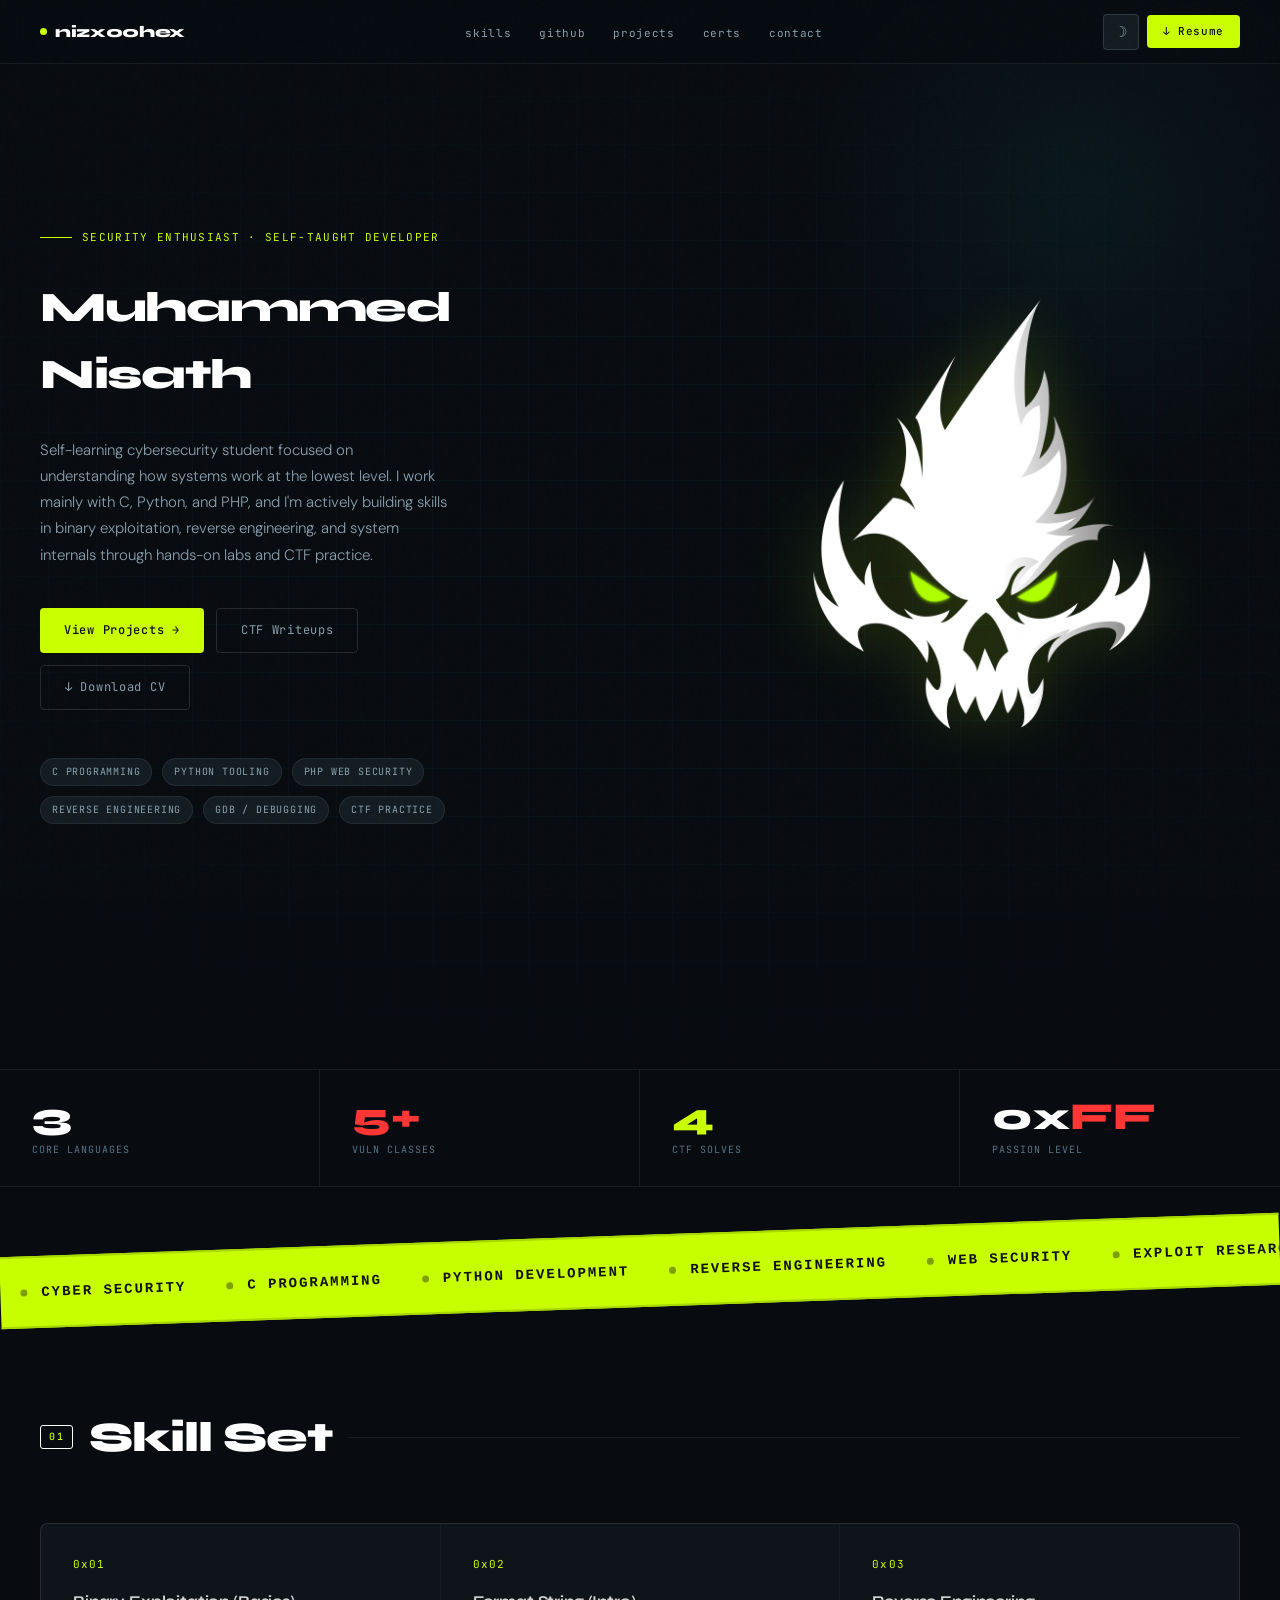
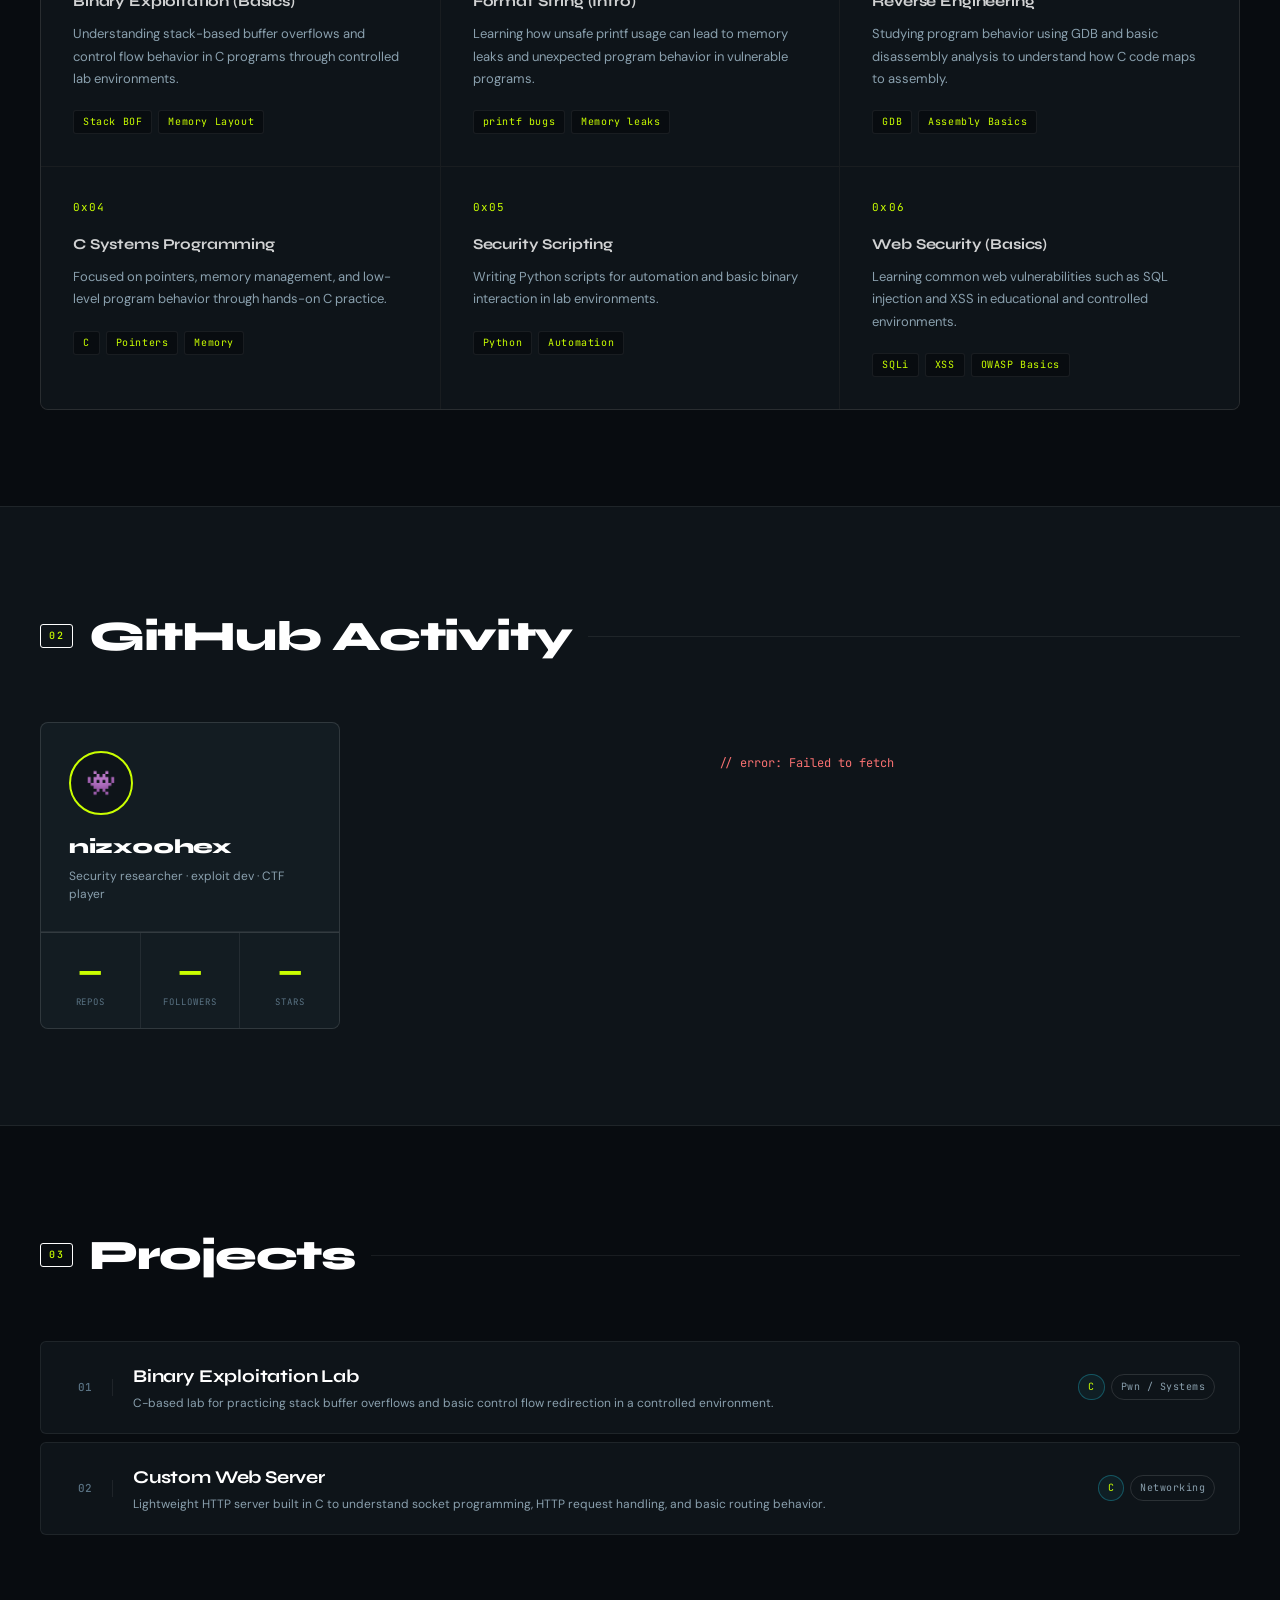
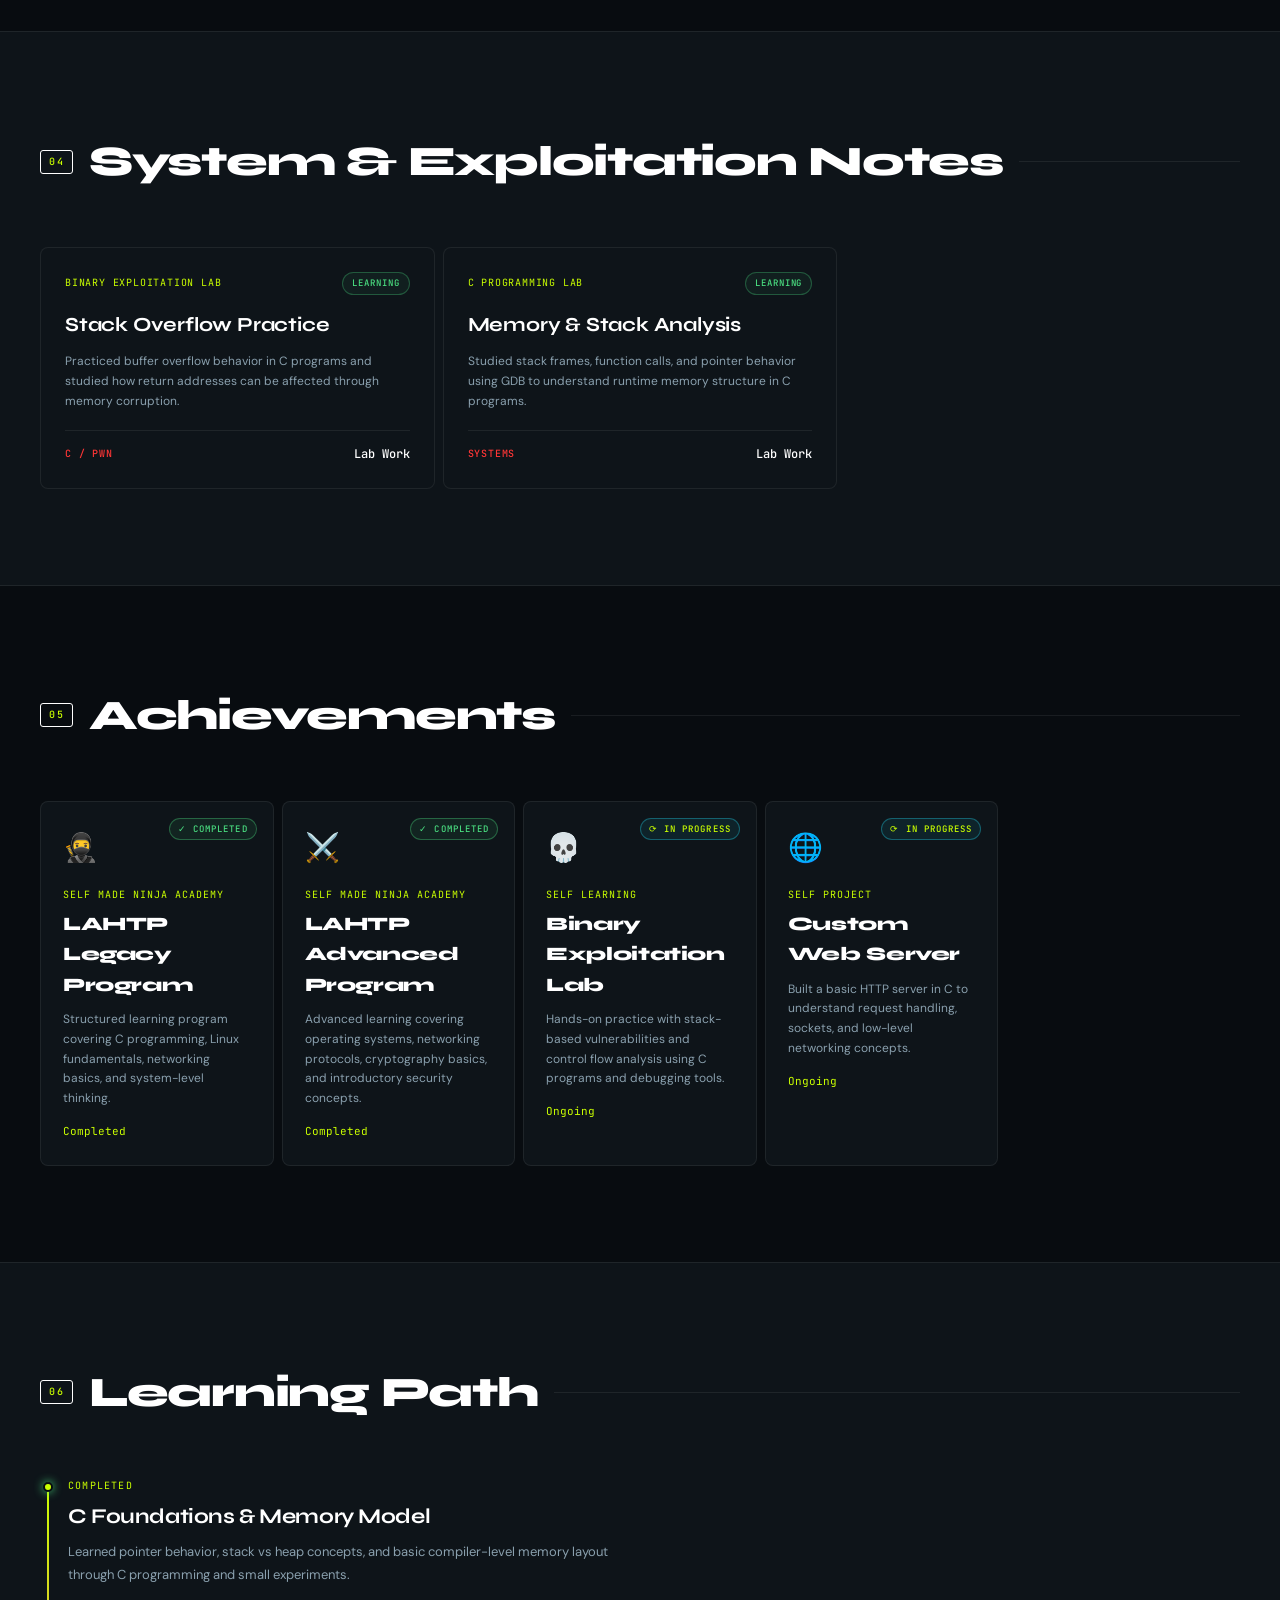
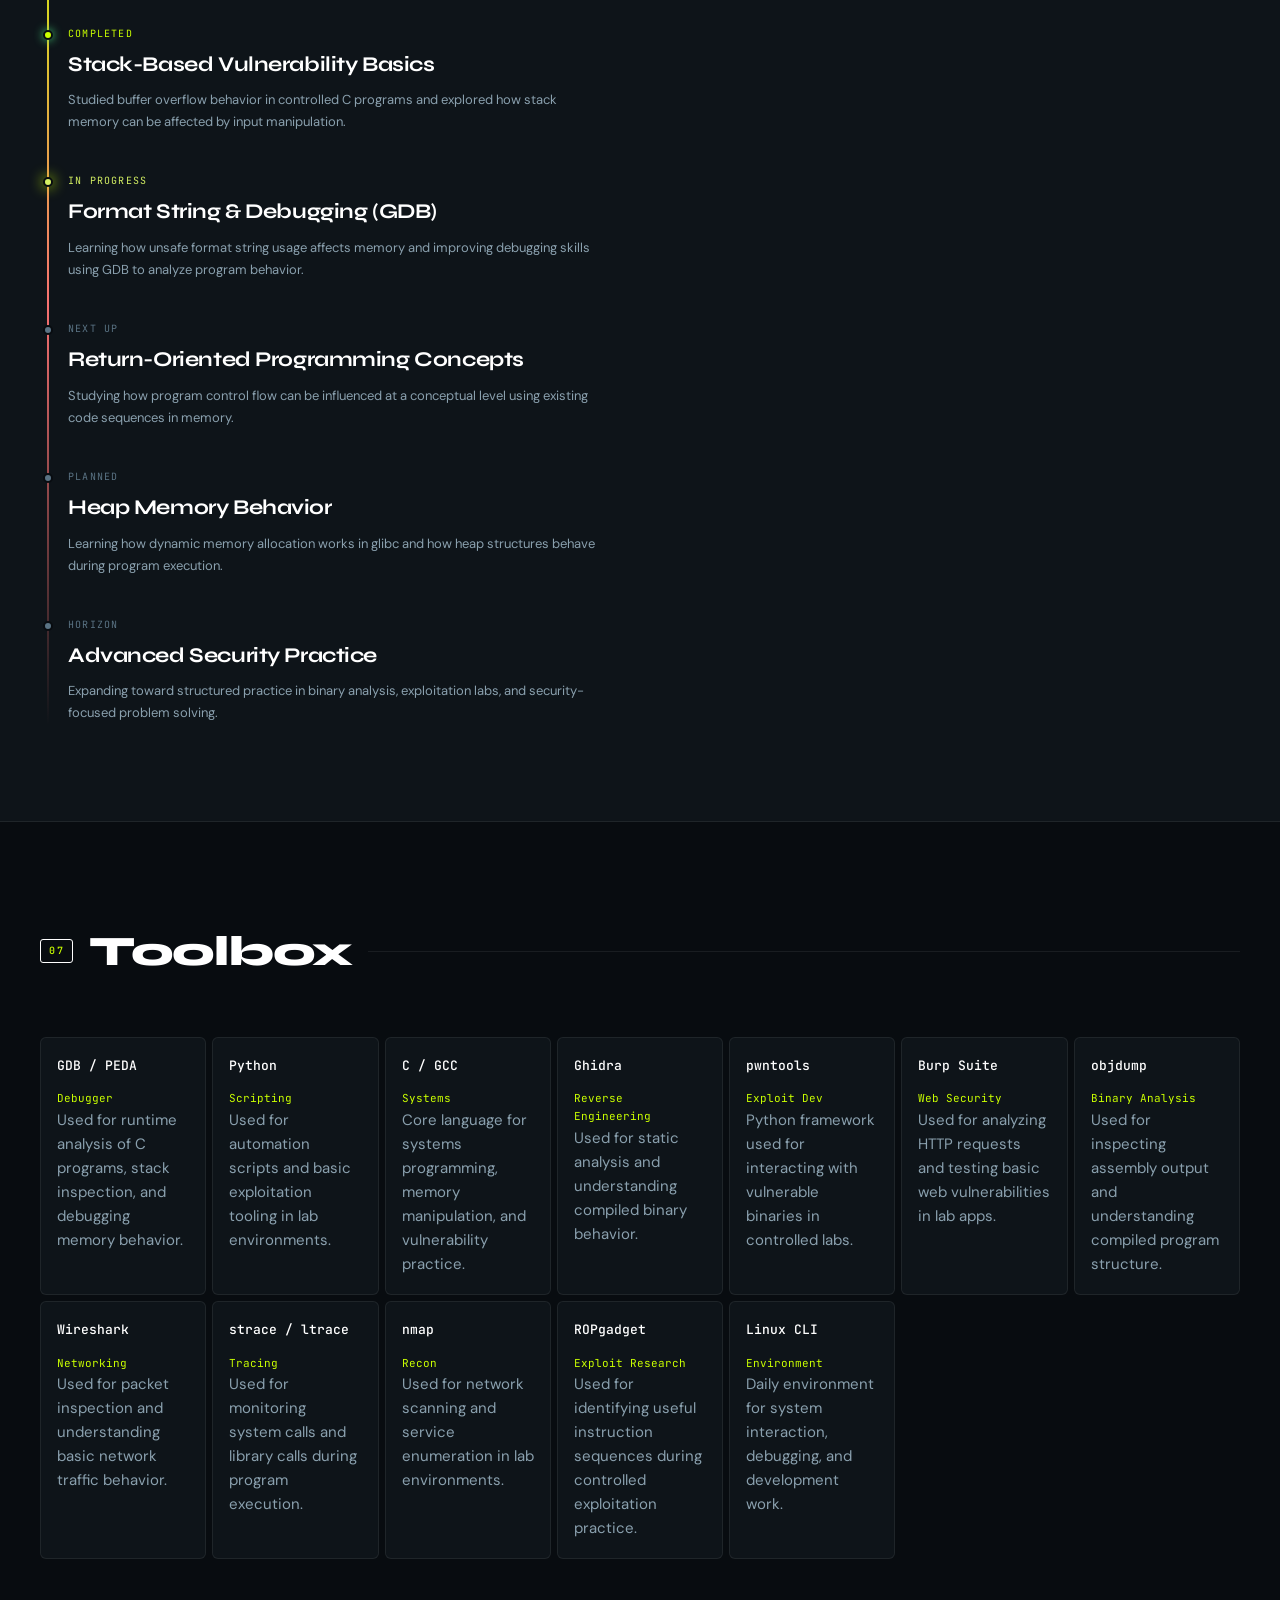
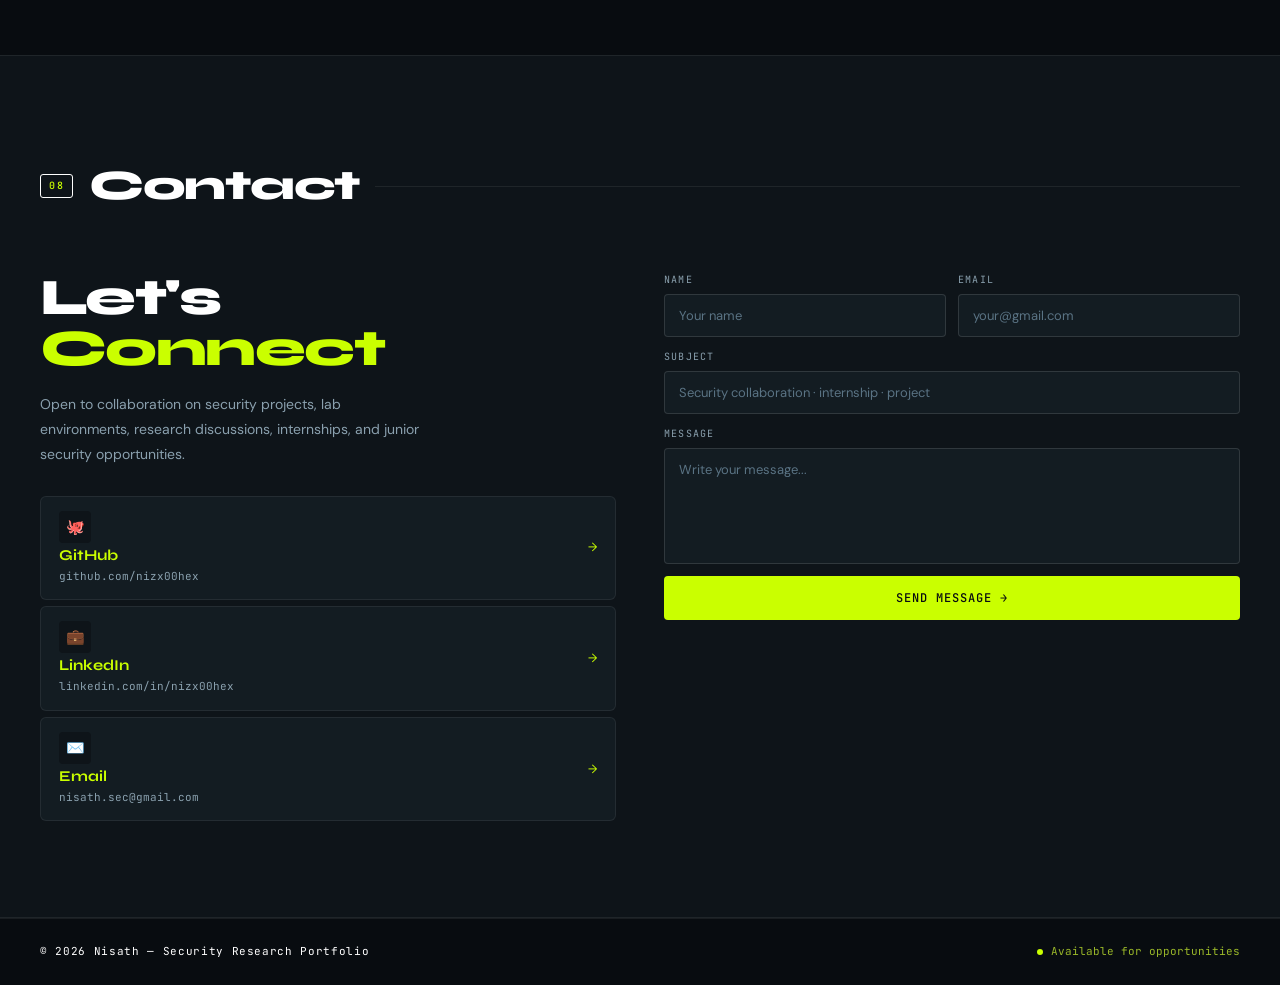
<file: index.html>
<!DOCTYPE html>
<html lang="en" data-theme="dark">
<head>
<meta charset="UTF-8">
<meta name="viewport" content="width=device-width, initial-scale=1.0">
<link rel="icon" type="image/png" href="fortrix.png">   
<title>Nisath — Security Research & Systems Programming</title>
<link rel="preconnect" href="https://fonts.googleapis.com">
<link href="https://fonts.googleapis.com/css2?family=Syne:wght@400;500;600;700;800&family=JetBrains+Mono:wght@300;400;500&family=DM+Sans:wght@300;400;500&display=swap" rel="stylesheet">
<link rel="stylesheet" href="style.css">
</head>
<body>

<!-- NAV -->
<nav id="nav">
  <a href="#" class="nav-brand">
    <span class="nav-brand-dot"></span>
    nizx00hex
  </a>

  <ul class="nav-links">
    <li><a href="#skills">skills</a></li>
    <li><a href="#github">github</a></li>
    <li><a href="#projects">projects</a></li>
    <!-- <li><a href="#ctf">ctf</a></li> -->
    <li><a href="#certs">certs</a></li>
    <li><a href="#contact">contact</a></li>
  </ul>

  <div class="nav-actions">
    <button class="btn-icon" id="themeBtn" title="Toggle theme">☽</button>
    <a href="#" class="btn-resume" id="resumeBtn">↓ Resume</a>
    <button class="nav-ham" id="hamBtn" aria-label="Menu">
      <span></span><span></span><span></span>
    </button>
  </div>
</nav>

<!-- MOBILE DRAWER -->
<div class="nav-drawer" id="drawer">
  <a href="#skills"   onclick="closeDrawer()">skills</a>
  <a href="#github"   onclick="closeDrawer()">github</a>
  <a href="#projects" onclick="closeDrawer()">projects</a>
  <!-- <a href="#ctf"      onclick="closeDrawer()">ctf</a> -->
  <a href="#certs"    onclick="closeDrawer()">certs</a>
  <a href="#contact"  onclick="closeDrawer()">contact</a>
</div>

<!-- HERO -->
<!-- <section id="hero">
  <div class="hero-grid-line"></div>
  <div class="hero-glow"></div>

  <div class="hero-content">
    <p class="hero-eyebrow">Security Enthusiast · Self-Taught Developer</p>

    <p class="sec-title">Muhammed Nisath</p> -->

    <!-- <h1 class="hero-title">
      Low-Level<br>
      <span class="stroke">Systems & Security</span>
      <span class="sk-title">/ C · Python · Reverse Engineering</span>
    </h1> -->

    <!-- <p class="hero-desc">
      Self-learning cybersecurity student focused on understanding how systems work at the lowest level.
      I work mainly with C, Python, and PHP, and I’m actively building skills in binary exploitation,
      reverse engineering, and system internals through hands-on labs and CTF practice.
    </p>

    <div class="hero-actions">
      <a href="#projects" class="btn-primary">View Projects →</a>
      <a href="#ctf" class="btn-outline">CTF Writeups</a>
      <a href="#" class="btn-outline" id="heroResume">↓ Download CV</a>
    </div>

    <div class="hero-badges">
      <span class="badge">C Programming</span>
      <span class="badge">Python Tooling</span>
      <span class="badge">PHP Web Security</span>
      <span class="badge">Reverse Engineering</span>
      <span class="badge">GDB / Debugging</span>
      <span class="badge">CTF Practice</span>
    </div>
  </div>
</section> -->

<section id="hero">
  <div class="hero-grid-line"></div>
  <div class="hero-glow"></div>

  <div style="position:relative;z-index:1;display:flex;align-items:center;justify-content:space-between;gap:40px;">
    
    <!-- LEFT: existing content -->
    <div class="hero-content">
      <p class="hero-eyebrow">Security Enthusiast · Self-Taught Developer</p>
      <p class="sec-title">Muhammed Nisath</p>
      <p class="hero-desc">
        Self-learning cybersecurity student focused on understanding how systems work at the lowest level.
        I work mainly with C, Python, and PHP, and I'm actively building skills in binary exploitation,
        reverse engineering, and system internals through hands-on labs and CTF practice.
      </p>
      <div class="hero-actions">
        <a href="#projects" class="btn-primary">View Projects →</a>
        <a href="#ctf" class="btn-outline">CTF Writeups</a>
        <a href="#" class="btn-outline" id="heroResume">↓ Download CV</a>
      </div>
      <div class="hero-badges">
        <span class="badge">C Programming</span>
        <span class="badge">Python Tooling</span>
        <span class="badge">PHP Web Security</span>
        <span class="badge">Reverse Engineering</span>
        <span class="badge">GDB / Debugging</span>
        <span class="badge">CTF Practice</span>
      </div>
    </div>

    <!-- RIGHT: logo -->
    <div style="flex-shrink:0;">
      <img src="fortrix.png" alt="nizxoohex logo"
           style="width:1000px;height:500px;object-fit:contain;
                  filter:drop-shadow(0 0 32px rgba(202,255,0,0.2));
                  animation:float 4s ease-in-out infinite;" />
    </div>

  </div>
</section>



<!-- STATS -->
<div class="stat-bar">
  <div class="stat-cell reveal">
    <div class="stat-val"><span class="c">3</span></div>
    <div class="stat-lbl">Core Languages</div>
  </div>
  <div class="stat-cell reveal">
    <div class="stat-val"><span class="r">5+</span></div>
    <div class="stat-lbl">Vuln Classes</div>
  </div>
  <div class="stat-cell reveal">
    <div class="stat-val"><span class="g">4</span></div>
    <div class="stat-lbl">CTF Solves</div>
  </div>
  <div class="stat-cell reveal">
    <div class="stat-val">0x<span class="r">FF</span></div>
    <div class="stat-lbl">Passion Level</div>
  </div>
</div>
<br>
<br>

<style>

.ticker-outer{
  position:relative;
  background:#c8ff00;
  border-top:2px solid #a8d800;
  border-bottom:2px solid #a8d800;
  overflow:hidden;
  padding:23px 0;
}
.ticker-outer.tilt-down{ transform:rotate(-2deg); }


.ticker-track{
  display:flex;
  white-space:nowrap;
  width:max-content;
}
.go-left{ animation:goLeft 16s linear infinite; }
.go-right{animation:goRight 16s linear infinite;}
@keyframes goLeft{ 
  from{
    transform:translateX(0)
  } to{
    transform:translateX(-50%)
  } 
}
@keyframes goRight{from{transform:translateX(-50%)} to{transform:translateX(0)} }

.ticker-outer:hover 
.ticker-track{ 
  animation-play-state:paused 
}

.ticker-item{
  display:inline-flex;align-items:center;gap:14px;
  padding:0 20px;
  font-size:14px;font-weight:800;
  letter-spacing:.14em;color:#111;
  text-transform:uppercase;
  font-family:'Courier New',monospace;
}
.dot{
  width:7px;
  height:7px;
  background:#111;
  border-radius:50%;
  opacity:.4;
  flex-shrink:0
}

</style>

<div class="page" id="page">
  <div class="ticker-outer tilt-down">
    <div class="ticker-track go-left" id="t1"></div>
  </div>
  <!-- <div class="ticker-outer tilt-up">
    <div class="ticker-track go-right" id="t2"></div>
  </div> -->
</div>

<script>
const items = [
  'Cyber Security',
  'C Programming',
  'Python Development',
  'Reverse Engineering',
  'Web Security',
  'Exploit Research',
  'Linux Systems',
  'PHP Development',
  'Malware Analysis',
  'Network Security',
  'Ethical Hacking',
  'Automation Tools'
];
function fill(id){
  const el=document.getElementById(id);
  let h='';
  for(let i=0;i<2;i++) items.forEach(t=>{h+=`<span class="ticker-item"><span class="dot"></span>${t}</span>`;});
  el.innerHTML=h;
}
fill('t1');fill('t2');
</script>


<!-- SKILLS -->
<section class="sec" id="skills">
  <div class="sec-head">
    <span class="sec-num">01</span>
    <h2 class="sec-title">Skill Set</h2>
    <div class="sec-rule"></div>
  </div>

  <div class="skills-wrap">

    <div class="sk-card reveal">
      <span class="sk-hex">0x01</span>
      <div class="sk-title">Binary Exploitation (Basics)</div>
      <p class="sk-body">
        Understanding stack-based buffer overflows and control flow behavior in C programs through controlled lab environments.
      </p>
      <div class="sk-tags">
        <span class="sk-tag">Stack BOF</span>
        <span class="sk-tag">Memory Layout</span>
      </div>
    </div>

    <div class="sk-card reveal">
      <span class="sk-hex">0x02</span>
      <div class="sk-title">Format String (Intro)</div>
      <p class="sk-body">
        Learning how unsafe printf usage can lead to memory leaks and unexpected program behavior in vulnerable programs.
      </p>
      <div class="sk-tags">
        <span class="sk-tag">printf bugs</span>
        <span class="sk-tag">Memory leaks</span>
      </div>
    </div>

    <div class="sk-card reveal">
      <span class="sk-hex">0x03</span>
      <div class="sk-title">Reverse Engineering</div>
      <p class="sk-body">
        Studying program behavior using GDB and basic disassembly analysis to understand how C code maps to assembly.
      </p>
      <div class="sk-tags">
        <span class="sk-tag">GDB</span>
        <span class="sk-tag">Assembly Basics</span>
      </div>
    </div>

    <div class="sk-card reveal">
      <span class="sk-hex">0x04</span>
      <div class="sk-title">C Systems Programming</div>
      <p class="sk-body">
        Focused on pointers, memory management, and low-level program behavior through hands-on C practice.
      </p>
      <div class="sk-tags">
        <span class="sk-tag">C</span>
        <span class="sk-tag">Pointers</span>
        <span class="sk-tag">Memory</span>
      </div>
    </div>

    <div class="sk-card reveal">
      <span class="sk-hex">0x05</span>
      <div class="sk-title">Security Scripting</div>
      <p class="sk-body">
        Writing Python scripts for automation and basic binary interaction in lab environments.
      </p>
      <div class="sk-tags">
        <span class="sk-tag">Python</span>
        <span class="sk-tag">Automation</span>
      </div>
    </div>

    <div class="sk-card reveal">
      <span class="sk-hex">0x06</span>
      <div class="sk-title">Web Security (Basics)</div>
      <p class="sk-body">
        Learning common web vulnerabilities such as SQL injection and XSS in educational and controlled environments.
      </p>
      <div class="sk-tags">
        <span class="sk-tag">SQLi</span>
        <span class="sk-tag">XSS</span>
        <span class="sk-tag">OWASP Basics</span>
      </div>
    </div>

  </div>
</section>
<!-- GITHUB -->
<section class="sec sec-alt" id="github">
  <div class="sec-head">
    <span class="sec-num">02</span>
    <h2 class="sec-title">GitHub Activity</h2>
    <div class="sec-rule"></div>
  </div>
  <div class="gh-layout">
    <div class="gh-card reveal">
      <div class="gh-card-top">
        <div class="gh-avi" id="ghAvi">👾</div>
        <div class="gh-handle" id="ghHandle">nizx00hex</div>
        <div class="gh-bio-text" id="ghBioTxt">Security researcher · exploit dev · CTF player</div>
      </div>
      <div class="gh-nums">
        <div class="gh-num"><div class="gh-num-val" id="ghR">—</div><div class="gh-num-lbl">Repos</div></div>
        <div class="gh-num"><div class="gh-num-val" id="ghF">—</div><div class="gh-num-lbl">Followers</div></div>
        <div class="gh-num"><div class="gh-num-val" id="ghS">—</div><div class="gh-num-lbl">Stars</div></div>
      </div>
    </div>
    <div class="gh-repos-list reveal" id="ghList">
      <!-- <div class="gh-msg">// set GITHUB_USERNAME in the script to load live repos</div> -->
    </div>
  </div>
</section>

<!-- PROJECTS -->
<section class="sec" id="projects">
  <div class="sec-head">
    <span class="sec-num">03</span>
    <h2 class="sec-title">Projects</h2>
    <div class="sec-rule"></div>
  </div>

  <div class="proj-list">

    <div class="proj-item reveal">
      <div class="proj-num">01</div>
      <div>
        <div class="proj-name">Binary Exploitation Lab</div>
        <div class="proj-brief">
          C-based lab for practicing stack buffer overflows and basic control flow redirection in a controlled environment.
        </div>
      </div>
      <div class="proj-pills">
        <span class="proj-pill lang">C</span>
        <span class="proj-pill">Pwn / Systems</span>
      </div>
    </div>

    <div class="proj-item reveal">
      <div class="proj-num">02</div>
      <div>
        <div class="proj-name">Custom Web Server</div>
        <div class="proj-brief">
          Lightweight HTTP server built in C to understand socket programming, HTTP request handling, and basic routing behavior.
        </div>
      </div>
      <div class="proj-pills">
        <span class="proj-pill lang">C</span>
        <span class="proj-pill">Networking</span>
      </div>
    </div>

  </div>
</section>
<!-- CTF WRITEUPS -->
<!-- <section class="sec sec-alt" id="ctf">
  <div class="sec-head">
    <span class="sec-num">04</span>
    <h2 class="sec-title">CTF Writeups</h2>
    <div class="sec-rule"></div>
  </div>
  <div class="ctf-filters">
    <button class="ctf-btn on" data-f="all">All</button>
    <button class="ctf-btn" data-f="pwn">Pwn</button>
    <button class="ctf-btn" data-f="web">Web</button>
    <button class="ctf-btn" data-f="re">Rev Eng</button>
  </div>
  <div class="ctf-grid">

    <div class="ctf-card reveal" data-cat="pwn">
      <div class="ctf-top"><span class="ctf-evt">picoCTF 2024</span><span class="diff e">Easy</span></div>
      <div class="ctf-title">Buffer Overflow 1</div>
      <p class="ctf-body">Classic ret-address overwrite on a 32-bit binary. Used cyclic pattern to find offset at 44 bytes, overwrote EIP with win() address. First clean BOF solve.</p>
      <div class="ctf-foot"><span class="ctf-cat pwn">Pwn</span><span class="ctf-pts">100 pts</span></div>
    </div>

    <div class="ctf-card reveal" data-cat="pwn">
      <div class="ctf-top"><span class="ctf-evt">HTB — Retired</span><span class="diff m">Medium</span></div>
      <div class="ctf-title">Format String 0</div>
      <p class="ctf-body">Exploited uncontrolled printf to leak a stack canary, then chained it with a buffer overflow to bypass stack protection and land a shell.</p>
      <div class="ctf-foot"><span class="ctf-cat pwn">Pwn</span><span class="ctf-pts">250 pts</span></div>
    </div>

    <div class="ctf-card reveal" data-cat="web">
      <div class="ctf-top"><span class="ctf-evt">picoCTF 2024</span><span class="diff e">Easy</span></div>
      <div class="ctf-title">SQL Direct</div>
      <p class="ctf-body">UNION-based SQLi on a login form. Enumerated tables via information_schema, extracted flag from users table with crafted UNION SELECT payload.</p>
      <div class="ctf-foot"><span class="ctf-cat web">Web</span><span class="ctf-pts">150 pts</span></div>
    </div>

    <div class="ctf-card reveal" data-cat="re">
      <div class="ctf-top"><span class="ctf-evt">angstromCTF</span><span class="diff m">Medium</span></div>
      <div class="ctf-title">Crackme-0x01</div>
      <p class="ctf-body">Reverse engineered a stripped binary in Ghidra. Located the serial check routine, identified XOR key in .rodata, scripted key derivation in Python.</p>
      <div class="ctf-foot"><span class="ctf-cat re">Rev Eng</span><span class="ctf-pts">200 pts</span></div>
    </div>

  </div>
</section> -->

<!-- LEARNING NOTES -->
<section class="sec sec-alt" id="notes">
  <div class="sec-head">
    <span class="sec-num">04</span>
    <h2 class="sec-title">System & Exploitation Notes</h2>
    <div class="sec-rule"></div>
  </div>

  <div class="ctf-grid">

    <div class="ctf-card reveal">
      <div class="ctf-top">
        <span class="ctf-evt">Binary Exploitation Lab</span>
        <span class="diff e">Learning</span>
      </div>
      <div class="ctf-title">Stack Overflow Practice</div>
      <p class="ctf-body">
        Practiced buffer overflow behavior in C programs and studied how return addresses can be affected through memory corruption.
      </p>
      <div class="ctf-foot">
        <span class="ctf-cat pwn">C / Pwn</span>
        <span class="ctf-pts">Lab Work</span>
      </div>
    </div>

    <div class="ctf-card reveal">
      <div class="ctf-top">
        <span class="ctf-evt">C Programming Lab</span>
        <span class="diff e">Learning</span>
      </div>
      <div class="ctf-title">Memory & Stack Analysis</div>
      <p class="ctf-body">
        Studied stack frames, function calls, and pointer behavior using GDB to understand runtime memory structure in C programs.
      </p>
      <div class="ctf-foot">
        <span class="ctf-cat pwn">Systems</span>
        <span class="ctf-pts">Lab Work</span>
      </div>
    </div>

  </div>
</section>

<!-- ACHIEVEMENTS -->
<section class="sec" id="certs">
  <div class="sec-head">
    <span class="sec-num">05</span>
    <h2 class="sec-title">Achievements</h2>
    <div class="sec-rule"></div>
  </div>

  <div class="certs-wrap">

    <div class="cert-card reveal">
      <span class="cert-status done">✓ Completed</span>
      <span class="cert-icon">🥷</span>
      <div class="cert-org">Self Made Ninja Academy</div>
      <div class="cert-name">LAHTP Legacy Program</div>
      <p class="cert-desc">
        Structured learning program covering C programming, Linux fundamentals, networking basics, and system-level thinking.
      </p>
      <div class="cert-when">Completed</div>
    </div>

    <div class="cert-card reveal">
      <span class="cert-status done">✓ Completed</span>
      <span class="cert-icon">⚔️</span>
      <div class="cert-org">Self Made Ninja Academy</div>
      <div class="cert-name">LAHTP Advanced Program</div>
      <p class="cert-desc">
        Advanced learning covering operating systems, networking protocols, cryptography basics, and introductory security concepts.
      </p>
      <div class="cert-when">Completed</div>
    </div>

    <div class="cert-card reveal">
      <span class="cert-status wip">⟳ In Progress</span>
      <span class="cert-icon">💀</span>
      <div class="cert-org">Self Learning</div>
      <div class="cert-name">Binary Exploitation Lab</div>
      <p class="cert-desc">
        Hands-on practice with stack-based vulnerabilities and control flow analysis using C programs and debugging tools.
      </p>
      <div class="cert-when">Ongoing</div>
    </div>

    <div class="cert-card reveal">
      <span class="cert-status wip">⟳ In Progress</span>
      <span class="cert-icon">🌐</span>
      <div class="cert-org">Self Project</div>
      <div class="cert-name">Custom Web Server</div>
      <p class="cert-desc">
        Built a basic HTTP server in C to understand request handling, sockets, and low-level networking concepts.
      </p>
      <div class="cert-when">Ongoing</div>
    </div>

  </div>
</section>

<!-- LEARNING PATH -->
<section class="sec sec-alt" id="learning">
  <div class="sec-head">
    <span class="sec-num">06</span>
    <h2 class="sec-title">Learning Path</h2>
    <div class="sec-rule"></div>
  </div>

  <div class="tl">

    <div class="tl-item reveal">
      <div class="tl-dot done"></div>
      <div class="tl-label done">completed</div>
      <div class="tl-title">C Foundations & Memory Model</div>
      <p class="tl-body">
        Learned pointer behavior, stack vs heap concepts, and basic compiler-level memory layout through C programming and small experiments.
      </p>
    </div>

    <div class="tl-item reveal">
      <div class="tl-dot done"></div>
      <div class="tl-label done">completed</div>
      <div class="tl-title">Stack-Based Vulnerability Basics</div>
      <p class="tl-body">
        Studied buffer overflow behavior in controlled C programs and explored how stack memory can be affected by input manipulation.
      </p>
    </div>

    <div class="tl-item reveal">
      <div class="tl-dot now"></div>
      <div class="tl-label now">in progress</div>
      <div class="tl-title">Format String & Debugging (GDB)</div>
      <p class="tl-body">
        Learning how unsafe format string usage affects memory and improving debugging skills using GDB to analyze program behavior.
      </p>
    </div>

    <div class="tl-item reveal">
      <div class="tl-dot next"></div>
      <div class="tl-label next">next up</div>
      <div class="tl-title">Return-Oriented Programming Concepts</div>
      <p class="tl-body">
        Studying how program control flow can be influenced at a conceptual level using existing code sequences in memory.
      </p>
    </div>

    <div class="tl-item reveal">
      <div class="tl-dot next"></div>
      <div class="tl-label next">planned</div>
      <div class="tl-title">Heap Memory Behavior</div>
      <p class="tl-body">
        Learning how dynamic memory allocation works in glibc and how heap structures behave during program execution.
      </p>
    </div>

    <div class="tl-item reveal">
      <div class="tl-dot next"></div>
      <div class="tl-label next">horizon</div>
      <div class="tl-title">Advanced Security Practice</div>
      <p class="tl-body">
        Expanding toward structured practice in binary analysis, exploitation labs, and security-focused problem solving.
      </p>
    </div>

  </div>
</section>
<!-- TOOLS -->
<section class="sec" id="tools">
  <div class="sec-head">
    <span class="sec-num">07</span>
    <h2 class="sec-title">Toolbox</h2>
    <div class="sec-rule"></div>
  </div>

  <div class="tools-wrap">

    <div class="tool-card reveal">
      <div class="tool-name">GDB / PEDA</div>
      <div class="cert-when">Debugger</div>
      <p class="tool-desc">Used for runtime analysis of C programs, stack inspection, and debugging memory behavior.</p>
    </div>

    <div class="tool-card reveal">
      <div class="tool-name">Python</div>
      <div class="cert-when">Scripting</div>
      <p class="tool-desc">Used for automation scripts and basic exploitation tooling in lab environments.</p>
    </div>

    <div class="tool-card reveal">
      <div class="tool-name">C / GCC</div>
      <div class="cert-when">Systems</div>
      <p class="tool-desc">Core language for systems programming, memory manipulation, and vulnerability practice.</p>
    </div>

    <div class="tool-card reveal">
      <div class="tool-name">Ghidra</div>
      <div class="cert-when">Reverse Engineering</div>
      <p class="tool-desc">Used for static analysis and understanding compiled binary behavior.</p>
    </div>

    <div class="tool-card reveal">
      <div class="tool-name">pwntools</div>
      <div class="cert-when">Exploit Dev</div>
      <p class="tool-desc">Python framework used for interacting with vulnerable binaries in controlled labs.</p>
    </div>

    <div class="tool-card reveal">
      <div class="tool-name">Burp Suite</div>
      <div class="cert-when">Web Security</div>
      <p class="tool-desc">Used for analyzing HTTP requests and testing basic web vulnerabilities in lab apps.</p>
    </div>

    <div class="tool-card reveal">
      <div class="tool-name">objdump</div>
      <div class="cert-when">Binary Analysis</div>
      <p class="tool-desc">Used for inspecting assembly output and understanding compiled program structure.</p>
    </div>

    <div class="tool-card reveal">
      <div class="tool-name">Wireshark</div>
      <div class="cert-when">Networking</div>
      <p class="tool-desc">Used for packet inspection and understanding basic network traffic behavior.</p>
    </div>

    <div class="tool-card reveal">
      <div class="tool-name">strace / ltrace</div>
      <div class="cert-when">Tracing</div>
      <p class="tool-desc">Used for monitoring system calls and library calls during program execution.</p>
    </div>

    <div class="tool-card reveal">
      <div class="tool-name">nmap</div>
      <div class="cert-when">Recon</div>
      <p class="tool-desc">Used for network scanning and service enumeration in lab environments.</p>
    </div>

    <div class="tool-card reveal">
      <div class="tool-name">ROPgadget</div>
      <div class="cert-when">Exploit Research</div>
      <p class="tool-desc">Used for identifying useful instruction sequences during controlled exploitation practice.</p>
    </div>

    <div class="tool-card reveal">
      <div class="tool-name">Linux CLI</div>
      <div class="cert-when">Environment</div>
      <p class="tool-desc">Daily environment for system interaction, debugging, and development work.</p>
    </div>

  </div>
</section>
<!-- CONTACT -->
<section class="sec sec-alt" id="contact">
  <div class="sec-head">
    <span class="sec-num">08</span>
    <h2 class="sec-title">Contact</h2>
    <div class="sec-rule"></div>
  </div>

  <div class="contact-grid">

    <div class="contact-left reveal">
      <h3>Let's<br><em>Connect</em></h3>
      <p>
        Open to collaboration on security projects, lab environments, research discussions, internships, and junior security opportunities.
      </p>

      <div class="social-links">

        <a href="https://github.com/nizx00hex" target="_blank" class="slink">
          <div class="slink-left">
            <div class="slink-icon">🐙</div>
            <div>
              <div class="slink-name">GitHub</div>
              <div class="slink-handle">github.com/nizx00hex</div>
            </div>
          </div>
          <span class="slink-arrow">→</span>
        </a>

        <a href="https://linkedin.com/in/YOUR_USERNAME" target="_blank" class="slink">
          <div class="slink-left">
            <div class="slink-icon">💼</div>
            <div>
              <div class="slink-name">LinkedIn</div>
              <div class="slink-handle">linkedin.com/in/nizx00hex</div>
            </div>
          </div>
          <span class="slink-arrow">→</span>
        </a>

        <!-- <a href="https://app.hackthebox.com/profile/YOUR_ID" target="_blank" class="slink">
          <div class="slink-left">
            <div class="slink-icon">🟢</div>
            <div>
              <div class="slink-name">HackTheBox</div>
              <div class="slink-handle">HTB Profile</div>
            </div>
          </div>
          <span class="slink-arrow">→</span>
        </a> -->

        <a href="mailto:you@domain.com" class="slink">
          <div class="slink-left">
            <div class="slink-icon">✉️</div>
            <div>
              <div class="slink-name">Email</div>
              <div class="slink-handle">nisath.sec@gmail.com</div>
            </div>
          </div>
          <span class="slink-arrow">→</span>
        </a>

      </div>
    </div>

    <div class="cform reveal">
      <div class="cf-row">
        <div class="cf-group">
          <label class="cf-label">Name</label>
          <input type="text" class="cf-input" id="cfn" placeholder="Your name">
        </div>
        <div class="cf-group">
          <label class="cf-label">Email</label>
          <input type="email" class="cf-input" id="cfe" placeholder="your@gmail.com">
        </div>
      </div>

      <div class="cf-group">
        <label class="cf-label">Subject</label>
        <input type="text" class="cf-input" id="cfs" placeholder="Security collaboration · internship · project">
      </div>

      <div class="cf-group">
        <label class="cf-label">Message</label>
        <textarea class="cf-ta" id="cfm" placeholder="Write your message..."></textarea>
      </div>

      <button class="cf-submit" id="cfBtn">Send Message →</button>
      <div class="cf-status" id="cfStatus"></div>
    </div>

  </div>
</section>
<!-- FOOTER -->
<footer>
  <div class="foot-copy">© 2026 Nisath — Security Research Portfolio</div>
  <div class="foot-status"><div class="foot-dot"></div>Available for opportunities</div>
</footer>

<script url=>
/* ─────────────────────────────────────
   CONFIG — set these before publishing
───────────────────────────────────── */
const GITHUB_USER = 'nizx00hex';
const RESUME_PDF  = '';

/* ─────────────────────────────────────
   THEME
───────────────────────────────────── */
const html = document.documentElement;
const themeBtn = document.getElementById('themeBtn');

let theme = localStorage.getItem('theme') || 'dark';
html.setAttribute('data-theme', theme);
themeBtn.textContent = theme === 'dark' ? '☽' : '☀';

themeBtn.addEventListener('click', () => {
  theme = theme === 'dark' ? 'light' : 'dark';
  html.setAttribute('data-theme', theme);
  themeBtn.textContent = theme === 'dark' ? '☽' : '☀';
  localStorage.setItem('theme', theme);
});

/* ─────────────────────────────────────
   RESUME
───────────────────────────────────── */
[document.getElementById('resumeBtn'), document.getElementById('heroResume')].forEach(btn => {
  if (!btn) return;
  if (RESUME_PDF) {
    btn.href = RESUME_PDF;
    btn.download = 'Nisath_Resume.pdf';
  } else {
    btn.addEventListener('click', e => {
      e.preventDefault();
      alert('Set RESUME_PDF at the top of the script to your hosted PDF URL.');
    });
  }
});

/* ─────────────────────────────────────
   MOBILE NAV
───────────────────────────────────── */
const ham  = document.getElementById('hamBtn');
const drawer = document.getElementById('drawer');

ham.addEventListener('click', () => {
  drawer.classList.toggle('open');
  const open = drawer.classList.contains('open');
  ham.children[0].style.transform = open ? 'rotate(45deg) translate(5px,5px)' : '';
  ham.children[1].style.opacity  = open ? '0' : '';
  ham.children[2].style.transform = open ? 'rotate(-45deg) translate(5px,-5px)' : '';
});

function closeDrawer() {
  drawer.classList.remove('open');
  ham.children[0].style.transform = '';
  ham.children[1].style.opacity  = '';
  ham.children[2].style.transform = '';
}

/* ─────────────────────────────────────
   CTF FILTERS
───────────────────────────────────── */
document.querySelectorAll('.ctf-btn').forEach(btn => {
  btn.addEventListener('click', () => {
    document.querySelectorAll('.ctf-btn').forEach(b => b.classList.remove('on'));
    btn.classList.add('on');
    const f = btn.dataset.f;
    document.querySelectorAll('.ctf-card').forEach(c => {
      c.setAttribute('data-hide', String(f !== 'all' && c.dataset.cat !== f));
    });
  });
});

/* ─────────────────────────────────────
   SCROLL REVEAL + TOOL BARS
───────────────────────────────────── */
const io = new IntersectionObserver(entries => {
  entries.forEach(e => {
    if (!e.isIntersecting) return;
    e.target.classList.add('in');
    e.target.querySelectorAll('.tool-fill[data-w]').forEach(b => { b.style.width = b.dataset.w; });
    io.unobserve(e.target);
  });
}, { threshold: 0.08 });

document.querySelectorAll('.reveal').forEach(el => io.observe(el));

/* ─────────────────────────────────────
   GITHUB API
───────────────────────────────────── */
async function loadGH(user) {
  if (!user) return;

  try {
    const [uRes, repoRes] = await Promise.all([
      fetch(`https://api.github.com/users/${user}`),
      fetch(`https://api.github.com/users/${user}/repos?sort=stars&direction=desc&per_page=6`)
    ]);

    const u = await uRes.json();
    const repos = await repoRes.json();

    if (u.message) throw new Error(u.message);
    if (repos.message) throw new Error(repos.message);

    document.getElementById('ghHandle').textContent = u.login;
    document.getElementById('ghBioTxt').textContent =
      u.bio || 'Security researcher · exploit dev · CTF player';

    const aviEl = document.getElementById('ghAvi');
    aviEl.innerHTML = `<img src="${u.avatar_url}" alt="${u.login}">`;

    document.getElementById('ghR').textContent = u.public_repos;
    document.getElementById('ghF').textContent = u.followers;

    const totalStars = repos.reduce((s, r) => s + (r.stargazers_count || 0), 0);
    document.getElementById('ghS').textContent = totalStars;

    const list = document.getElementById('ghList');

    if (!repos.length) {
      list.innerHTML = `<div class="gh-msg">no public repositories found</div>`;
      return;
    }

    list.innerHTML = repos.map(r => `
      <a href="${r.html_url}" target="_blank" class="gh-repo-item">
        <div>
          <div class="gh-repo-name">${r.name}</div>
          <div class="gh-repo-desc">${r.description || 'No description provided.'}</div>
        </div>
        <div class="gh-repo-right">
          <span class="gh-repo-lang">${r.language || '—'}</span>
          <span class="gh-repo-stars">★ ${r.stargazers_count}</span>
        </div>
      </a>
    `).join('');

  } catch (err) {
    document.getElementById('ghList').innerHTML =
      `<div class="gh-msg gh-err">// error: ${err.message}</div>`;
  }
}

document.addEventListener("DOMContentLoaded", () => {
  loadGH(GITHUB_USER);
});

/* ─────────────────────────────────────
   CONTACT FORM
───────────────────────────────────── */
document.getElementById('cfBtn').addEventListener('click', () => {
  const n = document.getElementById('cfn').value.trim();
  const e = document.getElementById('cfe').value.trim();
  const s = document.getElementById('cfs').value.trim();
  const m = document.getElementById('cfm').value.trim();
  const st = document.getElementById('cfStatus');

  st.style.display = 'none';

  if (!n || !e || !m) {
    st.className = 'cf-status err';
    st.textContent = 'Name, email, and message are required.';
    st.style.display = 'block'; return;
  }
  if (!/^[^\s@]+@[^\s@]+\.[^\s@]+$/.test(e)) {
    st.className = 'cf-status err';
    st.textContent = 'Please enter a valid email address.';
    st.style.display = 'block'; return;
  }

  window.location.href = `mailto:you@domain.com?subject=${encodeURIComponent(s || 'Portfolio Contact')}&body=${encodeURIComponent(`From: ${n} <${e}>\n\n${m}`)}`;
  st.className = 'cf-status ok';
  st.textContent = 'Opening your mail client…';
  st.style.display = 'block';
});

/* ─────────────────────────────────────
   HERO TYPEWRITER
───────────────────────────────────── */
const eye = document.querySelector('.hero-eyebrow');
const full = eye.textContent;
eye.textContent = '';
let i = 0;
setTimeout(() => {
  const iv = setInterval(() => { eye.textContent = full.slice(0, ++i); if (i >= full.length) clearInterval(iv); }, 38);
}, 600);
</script>
</body>
</html>
</file>
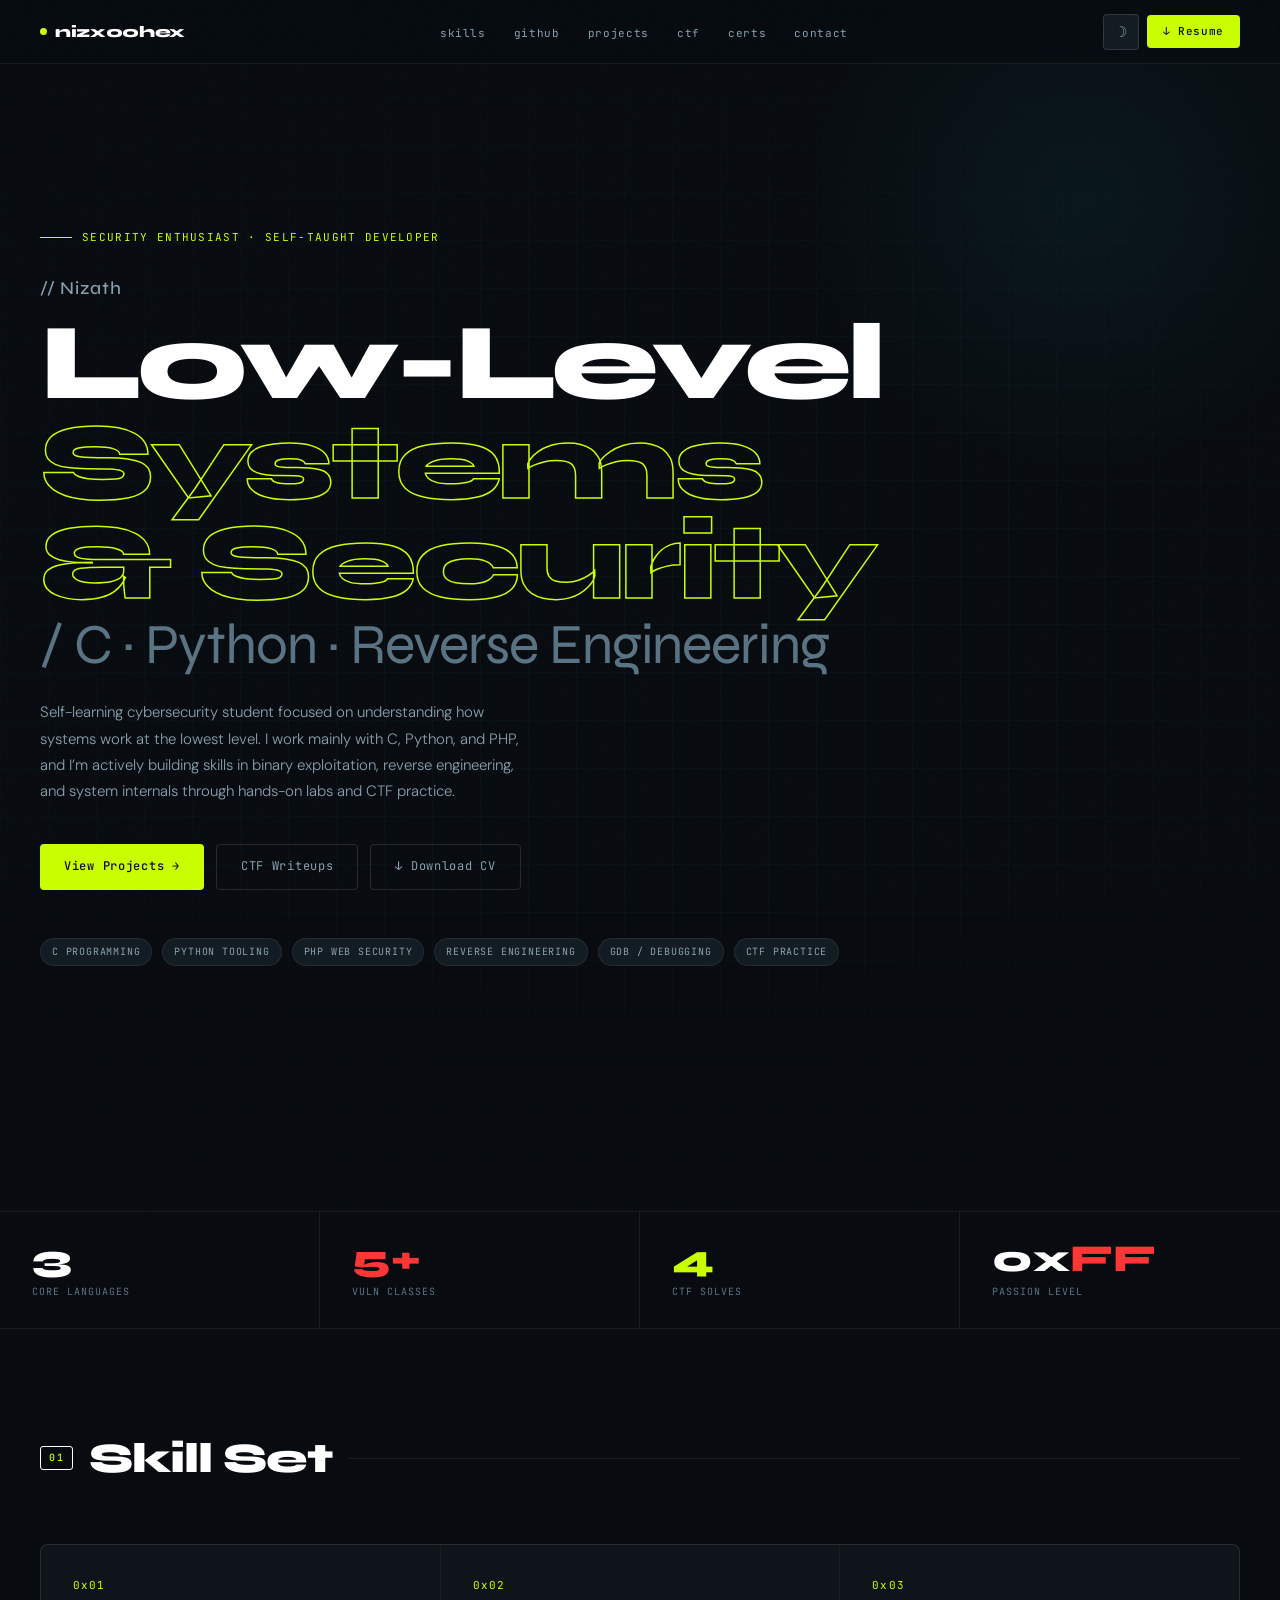
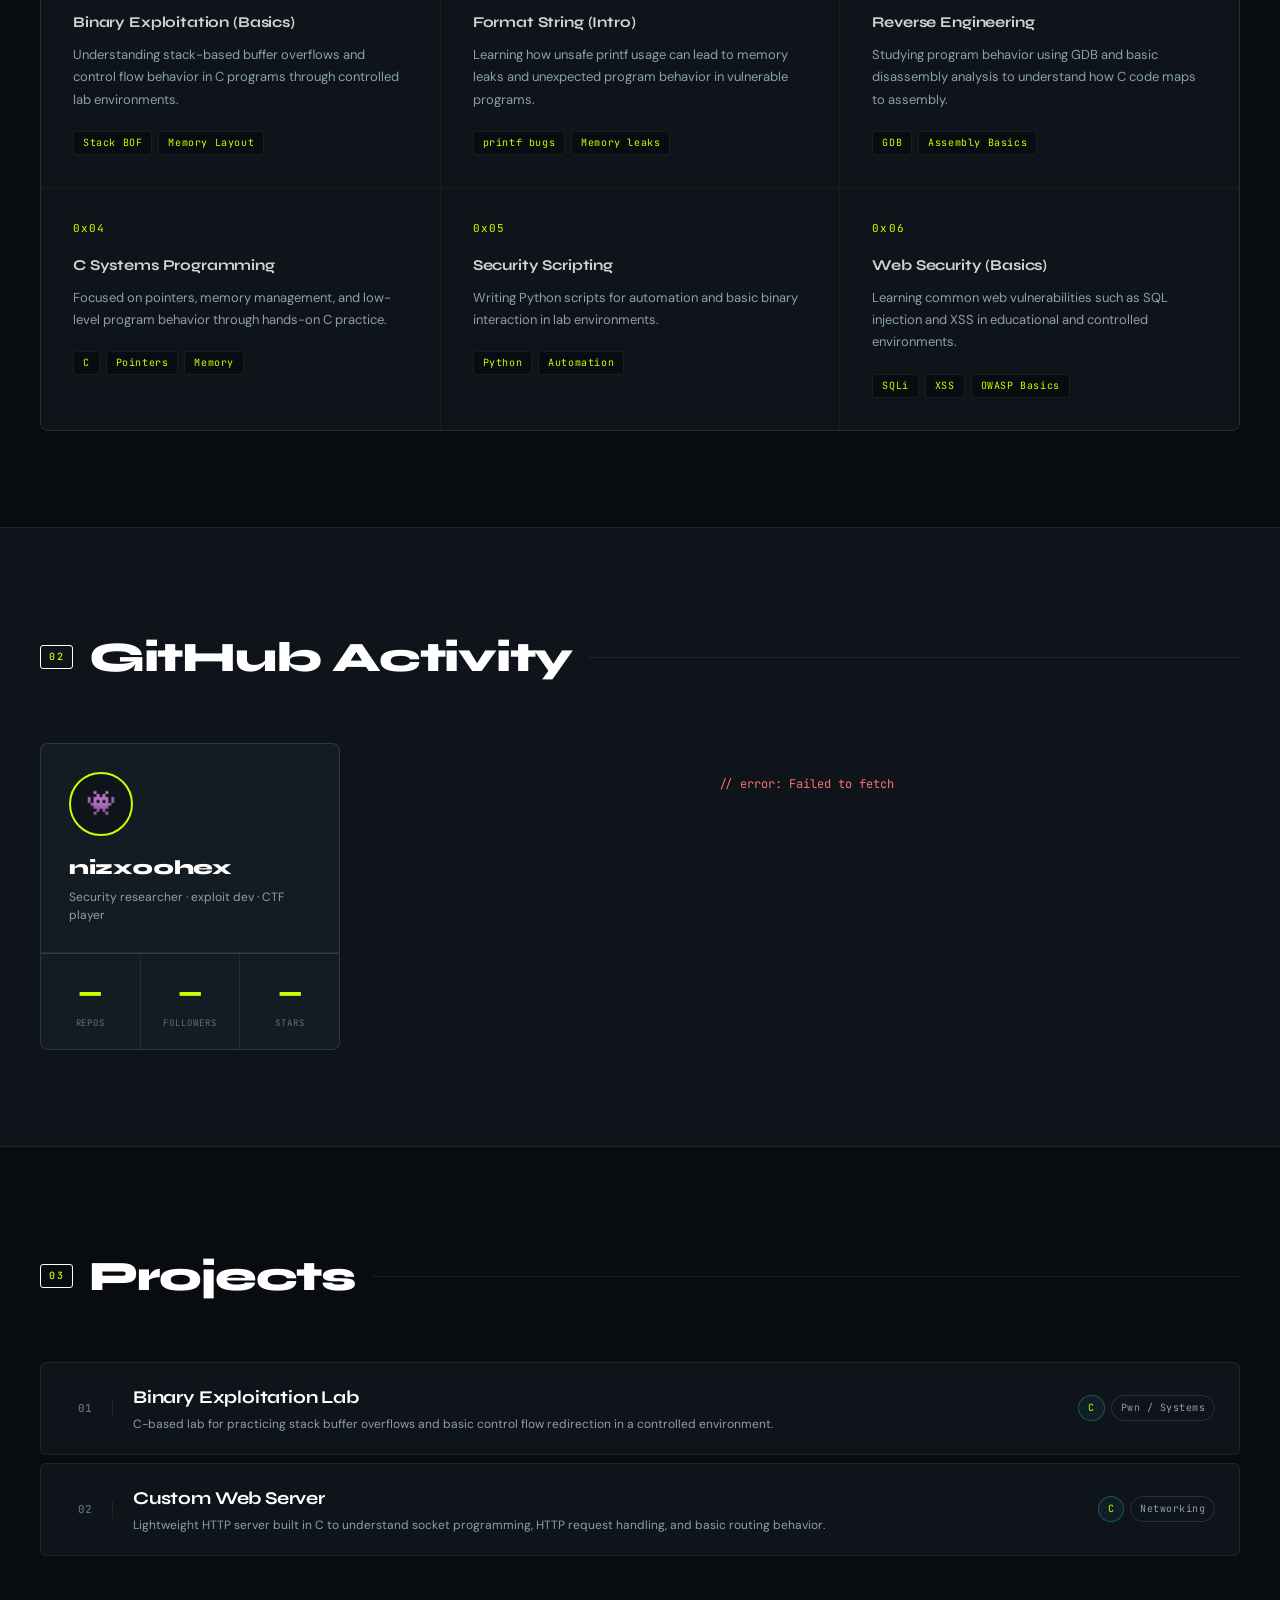
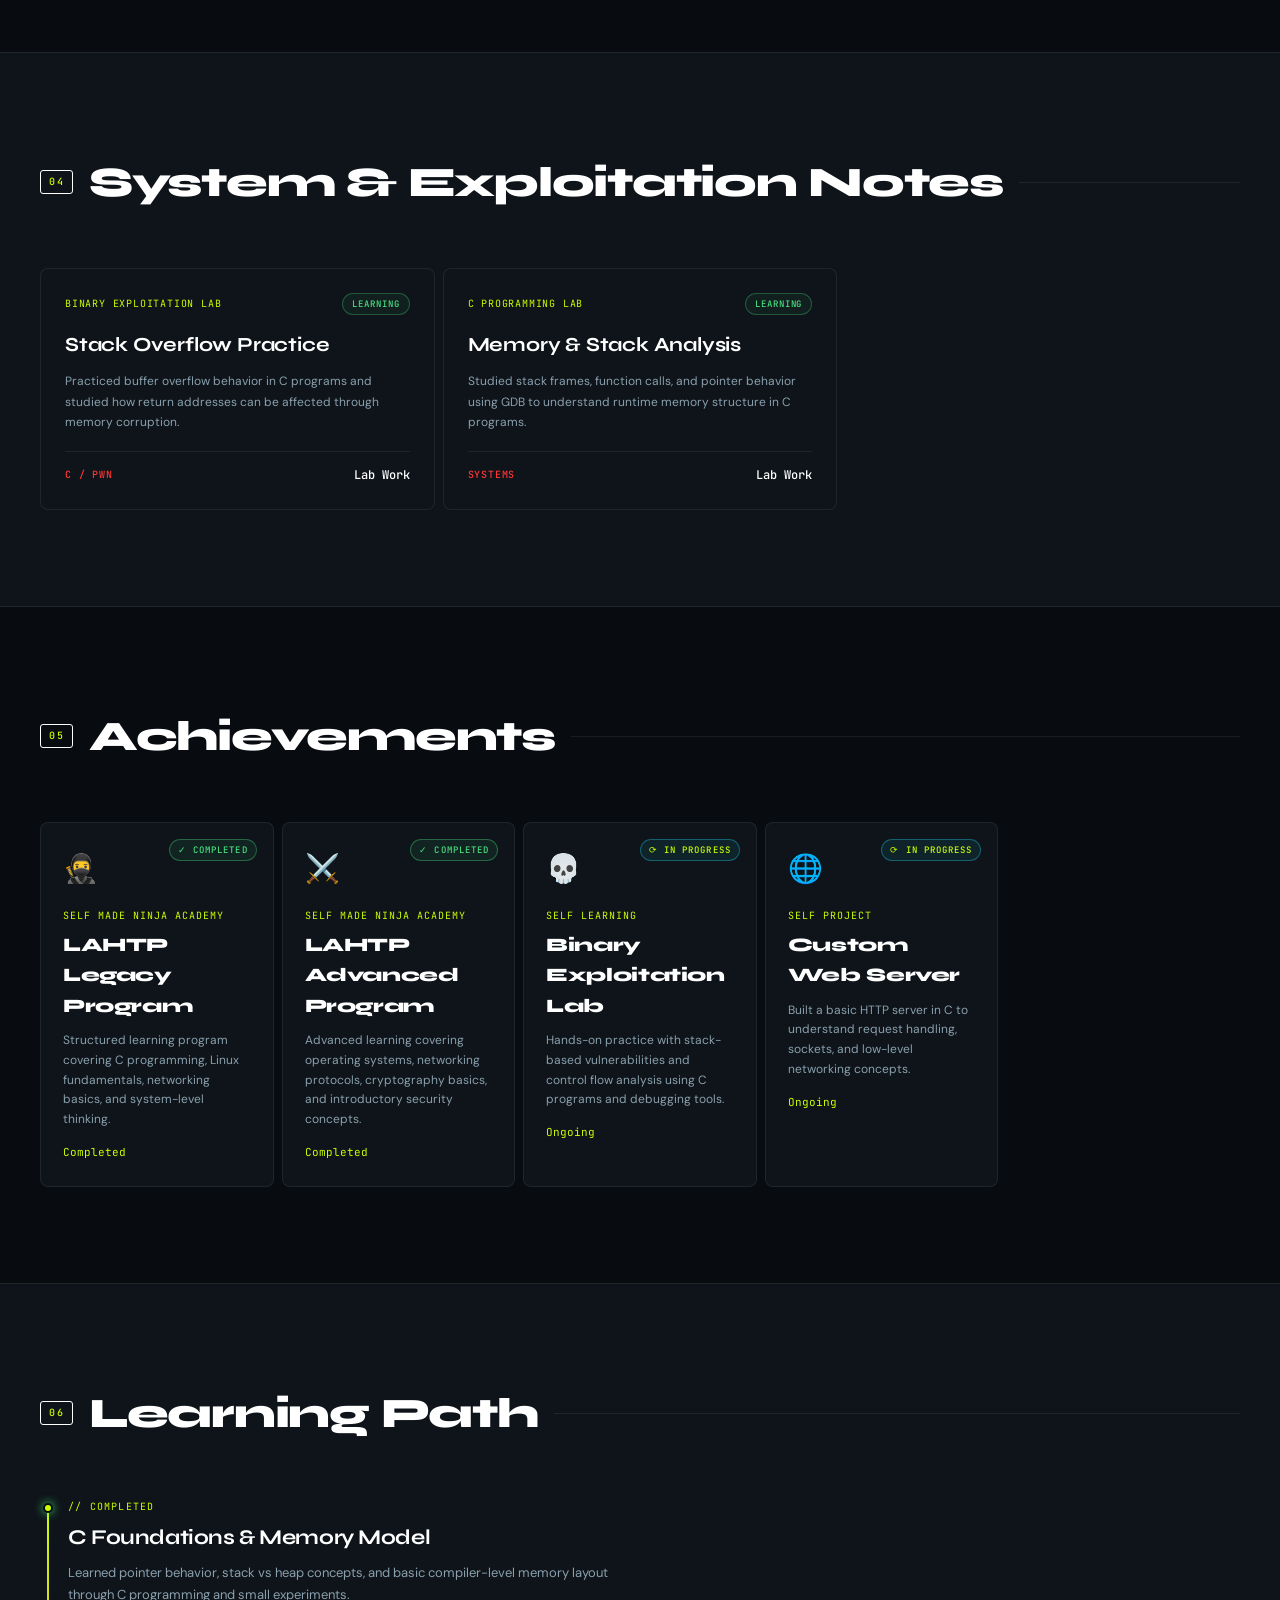
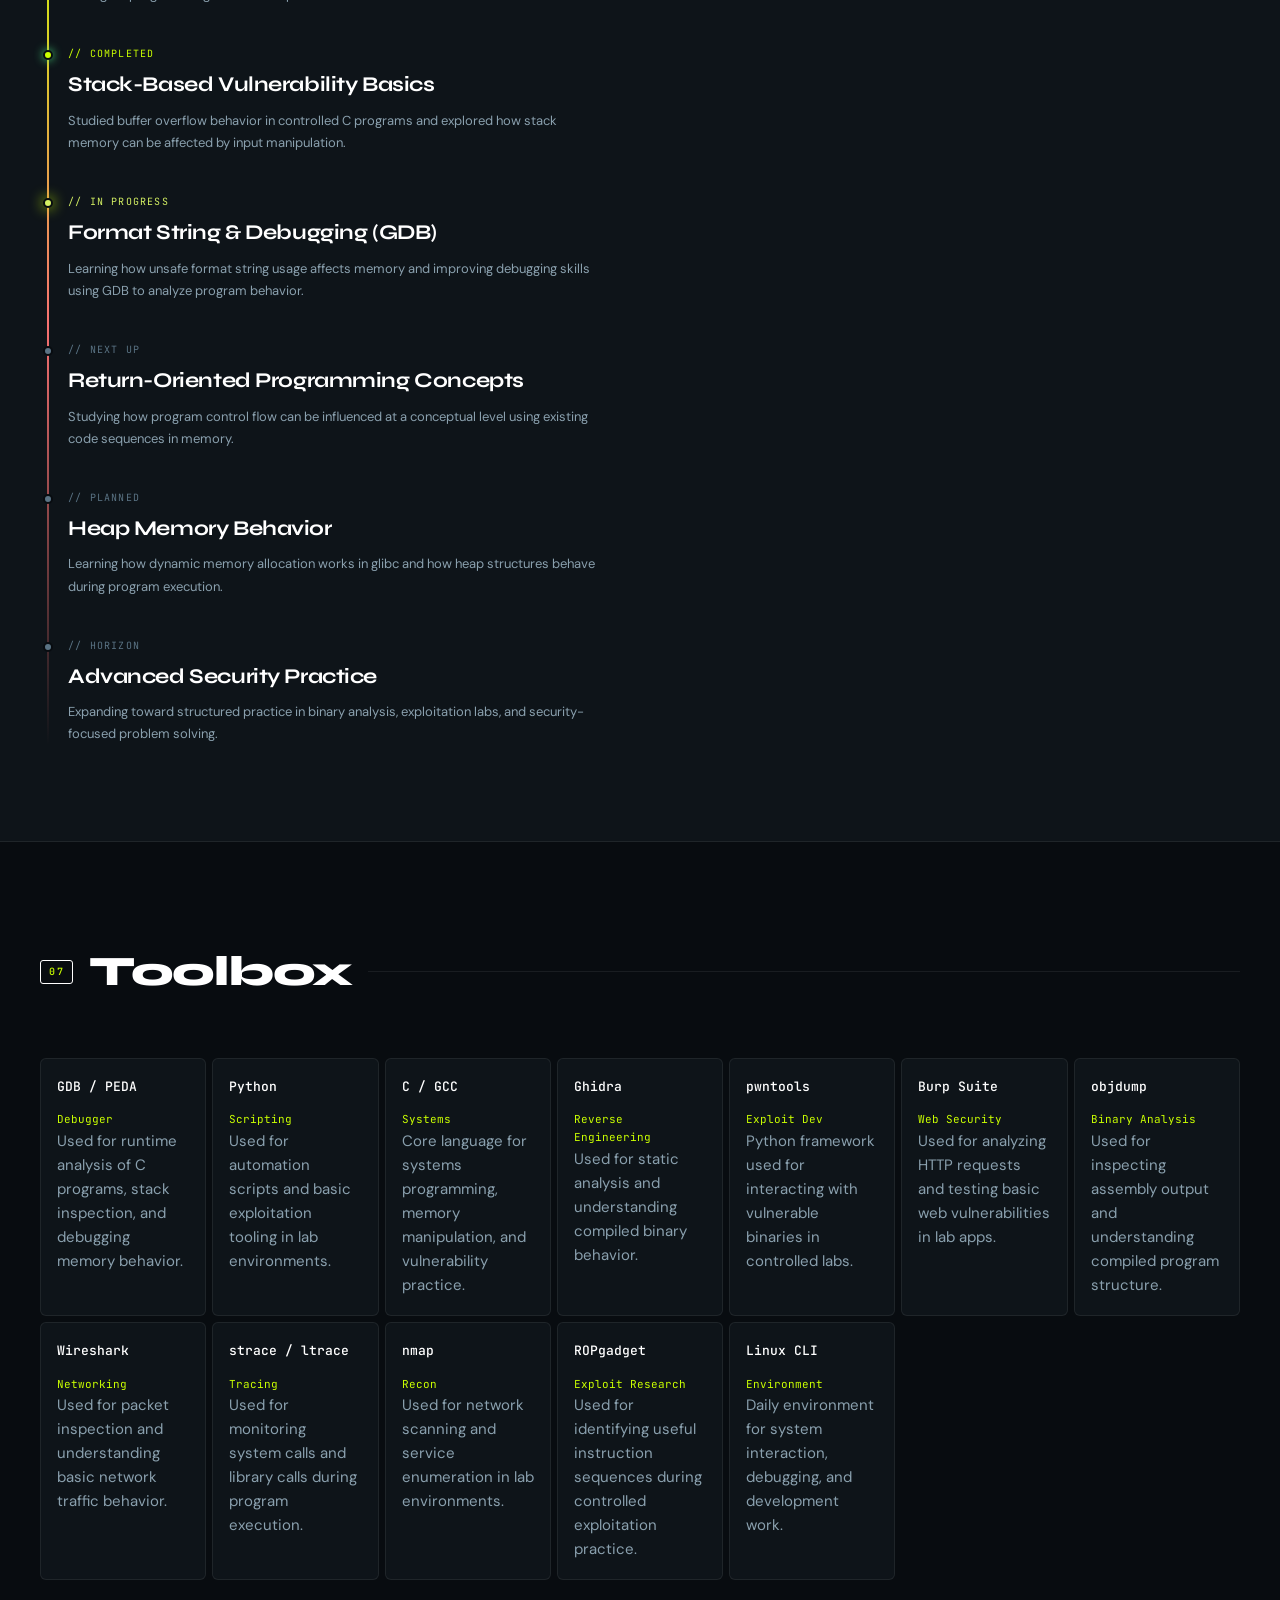
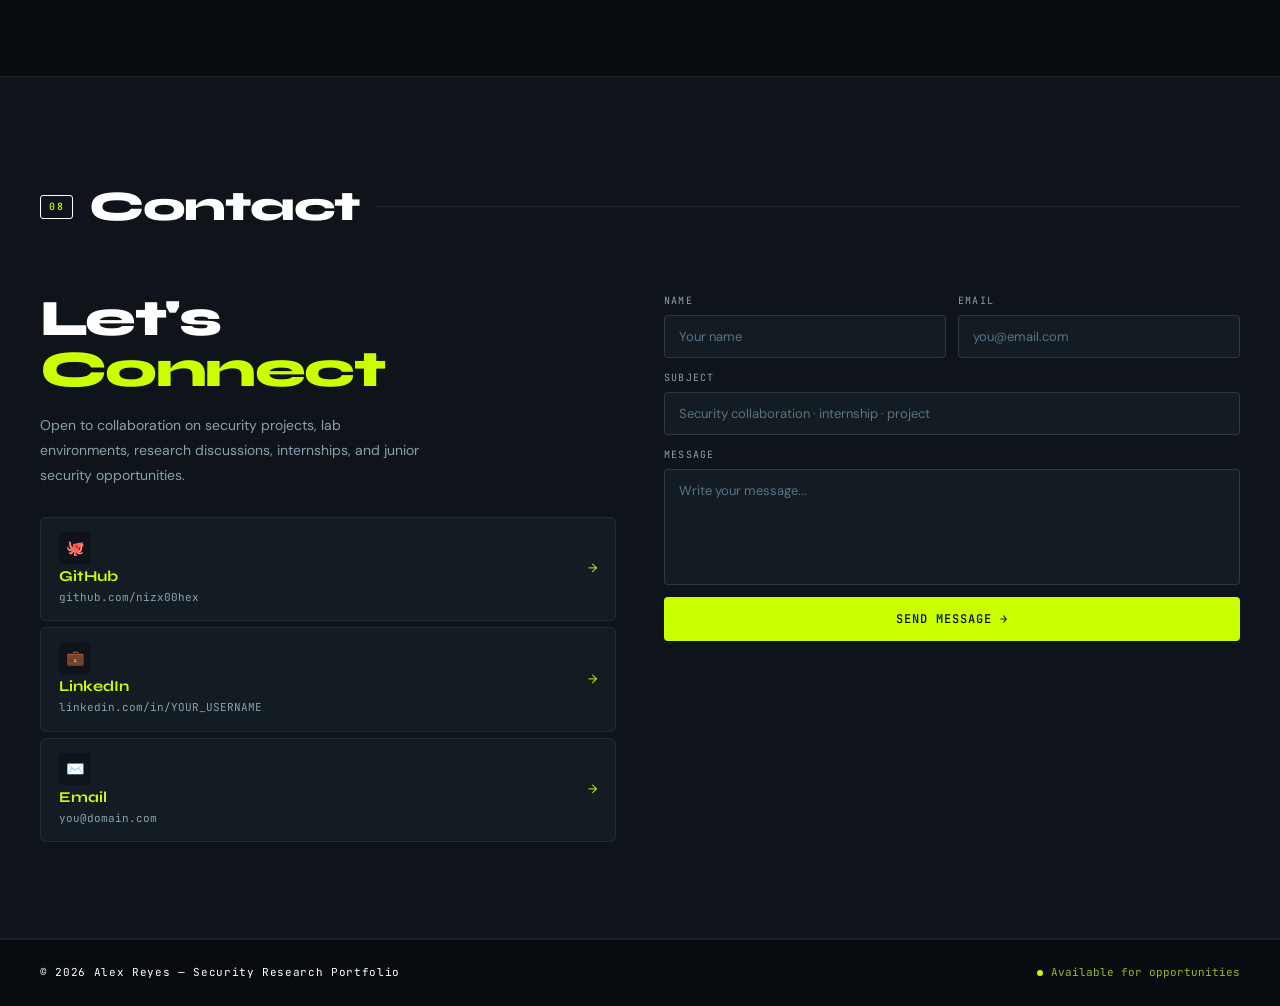
<file: portfolio.html>
<!DOCTYPE html>
<html lang="en" data-theme="dark">
<head>
<meta charset="UTF-8">
<meta name="viewport" content="width=device-width, initial-scale=1.0">
<title>Nisath — Security Research & Systems Programming</title>
<link rel="preconnect" href="https://fonts.googleapis.com">
<link href="https://fonts.googleapis.com/css2?family=Syne:wght@400;500;600;700;800&family=JetBrains+Mono:wght@300;400;500&family=DM+Sans:wght@300;400;500&display=swap" rel="stylesheet">
<link rel="stylesheet" href="style.css">
</head>
<body>

<!-- NAV -->
<nav id="nav">
  <a href="#" class="nav-brand">
    <span class="nav-brand-dot"></span>
    nizx00hex
  </a>

  <ul class="nav-links">
    <li><a href="#skills">skills</a></li>
    <li><a href="#github">github</a></li>
    <li><a href="#projects">projects</a></li>
    <li><a href="#ctf">ctf</a></li>
    <li><a href="#certs">certs</a></li>
    <li><a href="#contact">contact</a></li>
  </ul>

  <div class="nav-actions">
    <button class="btn-icon" id="themeBtn" title="Toggle theme">☽</button>
    <a href="#" class="btn-resume" id="resumeBtn">↓ Resume</a>
    <button class="nav-ham" id="hamBtn" aria-label="Menu">
      <span></span><span></span><span></span>
    </button>
  </div>
</nav>

<!-- MOBILE DRAWER -->
<div class="nav-drawer" id="drawer">
  <a href="#skills"   onclick="closeDrawer()">skills</a>
  <a href="#github"   onclick="closeDrawer()">github</a>
  <a href="#projects" onclick="closeDrawer()">projects</a>
  <a href="#ctf"      onclick="closeDrawer()">ctf</a>
  <a href="#certs"    onclick="closeDrawer()">certs</a>
  <a href="#contact"  onclick="closeDrawer()">contact</a>
</div>

<!-- HERO -->
<section id="hero">
  <div class="hero-grid-line"></div>
  <div class="hero-glow"></div>

  <div class="hero-content">
    <p class="hero-eyebrow">Security Enthusiast · Self-Taught Developer</p>

    <p class="hero-name">// Nizath</p>

    <h1 class="hero-title">
      Low-Level<br>
      <span class="stroke">Systems & Security</span>
      <span class="dim">/ C · Python · Reverse Engineering</span>
    </h1>

    <p class="hero-desc">
      Self-learning cybersecurity student focused on understanding how systems work at the lowest level.
      I work mainly with C, Python, and PHP, and I’m actively building skills in binary exploitation,
      reverse engineering, and system internals through hands-on labs and CTF practice.
    </p>

    <div class="hero-actions">
      <a href="#projects" class="btn-primary">View Projects →</a>
      <a href="#ctf" class="btn-outline">CTF Writeups</a>
      <a href="#" class="btn-outline" id="heroResume">↓ Download CV</a>
    </div>

    <div class="hero-badges">
      <span class="badge">C Programming</span>
      <span class="badge">Python Tooling</span>
      <span class="badge">PHP Web Security</span>
      <span class="badge">Reverse Engineering</span>
      <span class="badge">GDB / Debugging</span>
      <span class="badge">CTF Practice</span>
    </div>
  </div>
</section>

<!-- STATS -->
<div class="stat-bar">
  <div class="stat-cell reveal">
    <div class="stat-val"><span class="c">3</span></div>
    <div class="stat-lbl">Core Languages</div>
  </div>
  <div class="stat-cell reveal">
    <div class="stat-val"><span class="r">5+</span></div>
    <div class="stat-lbl">Vuln Classes</div>
  </div>
  <div class="stat-cell reveal">
    <div class="stat-val"><span class="g">4</span></div>
    <div class="stat-lbl">CTF Solves</div>
  </div>
  <div class="stat-cell reveal">
    <div class="stat-val">0x<span class="r">FF</span></div>
    <div class="stat-lbl">Passion Level</div>
  </div>
</div>

<!-- SKILLS -->
<section class="sec" id="skills">
  <div class="sec-head">
    <span class="sec-num">01</span>
    <h2 class="sec-title">Skill Set</h2>
    <div class="sec-rule"></div>
  </div>

  <div class="skills-wrap">

    <div class="sk-card reveal">
      <span class="sk-hex">0x01</span>
      <div class="sk-title">Binary Exploitation (Basics)</div>
      <p class="sk-body">
        Understanding stack-based buffer overflows and control flow behavior in C programs through controlled lab environments.
      </p>
      <div class="sk-tags">
        <span class="sk-tag">Stack BOF</span>
        <span class="sk-tag">Memory Layout</span>
      </div>
    </div>

    <div class="sk-card reveal">
      <span class="sk-hex">0x02</span>
      <div class="sk-title">Format String (Intro)</div>
      <p class="sk-body">
        Learning how unsafe printf usage can lead to memory leaks and unexpected program behavior in vulnerable programs.
      </p>
      <div class="sk-tags">
        <span class="sk-tag">printf bugs</span>
        <span class="sk-tag">Memory leaks</span>
      </div>
    </div>

    <div class="sk-card reveal">
      <span class="sk-hex">0x03</span>
      <div class="sk-title">Reverse Engineering</div>
      <p class="sk-body">
        Studying program behavior using GDB and basic disassembly analysis to understand how C code maps to assembly.
      </p>
      <div class="sk-tags">
        <span class="sk-tag">GDB</span>
        <span class="sk-tag">Assembly Basics</span>
      </div>
    </div>

    <div class="sk-card reveal">
      <span class="sk-hex">0x04</span>
      <div class="sk-title">C Systems Programming</div>
      <p class="sk-body">
        Focused on pointers, memory management, and low-level program behavior through hands-on C practice.
      </p>
      <div class="sk-tags">
        <span class="sk-tag">C</span>
        <span class="sk-tag">Pointers</span>
        <span class="sk-tag">Memory</span>
      </div>
    </div>

    <div class="sk-card reveal">
      <span class="sk-hex">0x05</span>
      <div class="sk-title">Security Scripting</div>
      <p class="sk-body">
        Writing Python scripts for automation and basic binary interaction in lab environments.
      </p>
      <div class="sk-tags">
        <span class="sk-tag">Python</span>
        <span class="sk-tag">Automation</span>
      </div>
    </div>

    <div class="sk-card reveal">
      <span class="sk-hex">0x06</span>
      <div class="sk-title">Web Security (Basics)</div>
      <p class="sk-body">
        Learning common web vulnerabilities such as SQL injection and XSS in educational and controlled environments.
      </p>
      <div class="sk-tags">
        <span class="sk-tag">SQLi</span>
        <span class="sk-tag">XSS</span>
        <span class="sk-tag">OWASP Basics</span>
      </div>
    </div>

  </div>
</section>
<!-- GITHUB -->
<section class="sec sec-alt" id="github">
  <div class="sec-head">
    <span class="sec-num">02</span>
    <h2 class="sec-title">GitHub Activity</h2>
    <div class="sec-rule"></div>
  </div>
  <div class="gh-layout">
    <div class="gh-card reveal">
      <div class="gh-card-top">
        <div class="gh-avi" id="ghAvi">👾</div>
        <div class="gh-handle" id="ghHandle">nizx00hex</div>
        <div class="gh-bio-text" id="ghBioTxt">Security researcher · exploit dev · CTF player</div>
      </div>
      <div class="gh-nums">
        <div class="gh-num"><div class="gh-num-val" id="ghR">—</div><div class="gh-num-lbl">Repos</div></div>
        <div class="gh-num"><div class="gh-num-val" id="ghF">—</div><div class="gh-num-lbl">Followers</div></div>
        <div class="gh-num"><div class="gh-num-val" id="ghS">—</div><div class="gh-num-lbl">Stars</div></div>
      </div>
    </div>
    <div class="gh-repos-list reveal" id="ghList">
      <div class="gh-msg">// set GITHUB_USERNAME in the script to load live repos</div>
    </div>
  </div>
</section>

<!-- PROJECTS -->
<section class="sec" id="projects">
  <div class="sec-head">
    <span class="sec-num">03</span>
    <h2 class="sec-title">Projects</h2>
    <div class="sec-rule"></div>
  </div>

  <div class="proj-list">

    <div class="proj-item reveal">
      <div class="proj-num">01</div>
      <div>
        <div class="proj-name">Binary Exploitation Lab</div>
        <div class="proj-brief">
          C-based lab for practicing stack buffer overflows and basic control flow redirection in a controlled environment.
        </div>
      </div>
      <div class="proj-pills">
        <span class="proj-pill lang">C</span>
        <span class="proj-pill">Pwn / Systems</span>
      </div>
    </div>

    <div class="proj-item reveal">
      <div class="proj-num">02</div>
      <div>
        <div class="proj-name">Custom Web Server</div>
        <div class="proj-brief">
          Lightweight HTTP server built in C to understand socket programming, HTTP request handling, and basic routing behavior.
        </div>
      </div>
      <div class="proj-pills">
        <span class="proj-pill lang">C</span>
        <span class="proj-pill">Networking</span>
      </div>
    </div>

  </div>
</section>
<!-- CTF WRITEUPS -->
<!-- <section class="sec sec-alt" id="ctf">
  <div class="sec-head">
    <span class="sec-num">04</span>
    <h2 class="sec-title">CTF Writeups</h2>
    <div class="sec-rule"></div>
  </div>
  <div class="ctf-filters">
    <button class="ctf-btn on" data-f="all">All</button>
    <button class="ctf-btn" data-f="pwn">Pwn</button>
    <button class="ctf-btn" data-f="web">Web</button>
    <button class="ctf-btn" data-f="re">Rev Eng</button>
  </div>
  <div class="ctf-grid">

    <div class="ctf-card reveal" data-cat="pwn">
      <div class="ctf-top"><span class="ctf-evt">picoCTF 2024</span><span class="diff e">Easy</span></div>
      <div class="ctf-title">Buffer Overflow 1</div>
      <p class="ctf-body">Classic ret-address overwrite on a 32-bit binary. Used cyclic pattern to find offset at 44 bytes, overwrote EIP with win() address. First clean BOF solve.</p>
      <div class="ctf-foot"><span class="ctf-cat pwn">Pwn</span><span class="ctf-pts">100 pts</span></div>
    </div>

    <div class="ctf-card reveal" data-cat="pwn">
      <div class="ctf-top"><span class="ctf-evt">HTB — Retired</span><span class="diff m">Medium</span></div>
      <div class="ctf-title">Format String 0</div>
      <p class="ctf-body">Exploited uncontrolled printf to leak a stack canary, then chained it with a buffer overflow to bypass stack protection and land a shell.</p>
      <div class="ctf-foot"><span class="ctf-cat pwn">Pwn</span><span class="ctf-pts">250 pts</span></div>
    </div>

    <div class="ctf-card reveal" data-cat="web">
      <div class="ctf-top"><span class="ctf-evt">picoCTF 2024</span><span class="diff e">Easy</span></div>
      <div class="ctf-title">SQL Direct</div>
      <p class="ctf-body">UNION-based SQLi on a login form. Enumerated tables via information_schema, extracted flag from users table with crafted UNION SELECT payload.</p>
      <div class="ctf-foot"><span class="ctf-cat web">Web</span><span class="ctf-pts">150 pts</span></div>
    </div>

    <div class="ctf-card reveal" data-cat="re">
      <div class="ctf-top"><span class="ctf-evt">angstromCTF</span><span class="diff m">Medium</span></div>
      <div class="ctf-title">Crackme-0x01</div>
      <p class="ctf-body">Reverse engineered a stripped binary in Ghidra. Located the serial check routine, identified XOR key in .rodata, scripted key derivation in Python.</p>
      <div class="ctf-foot"><span class="ctf-cat re">Rev Eng</span><span class="ctf-pts">200 pts</span></div>
    </div>

  </div>
</section> -->

<!-- LEARNING NOTES -->
<section class="sec sec-alt" id="notes">
  <div class="sec-head">
    <span class="sec-num">04</span>
    <h2 class="sec-title">System & Exploitation Notes</h2>
    <div class="sec-rule"></div>
  </div>

  <div class="ctf-grid">

    <div class="ctf-card reveal">
      <div class="ctf-top">
        <span class="ctf-evt">Binary Exploitation Lab</span>
        <span class="diff e">Learning</span>
      </div>
      <div class="ctf-title">Stack Overflow Practice</div>
      <p class="ctf-body">
        Practiced buffer overflow behavior in C programs and studied how return addresses can be affected through memory corruption.
      </p>
      <div class="ctf-foot">
        <span class="ctf-cat pwn">C / Pwn</span>
        <span class="ctf-pts">Lab Work</span>
      </div>
    </div>

    <div class="ctf-card reveal">
      <div class="ctf-top">
        <span class="ctf-evt">C Programming Lab</span>
        <span class="diff e">Learning</span>
      </div>
      <div class="ctf-title">Memory & Stack Analysis</div>
      <p class="ctf-body">
        Studied stack frames, function calls, and pointer behavior using GDB to understand runtime memory structure in C programs.
      </p>
      <div class="ctf-foot">
        <span class="ctf-cat pwn">Systems</span>
        <span class="ctf-pts">Lab Work</span>
      </div>
    </div>

  </div>
</section>

<!-- ACHIEVEMENTS -->
<section class="sec" id="certs">
  <div class="sec-head">
    <span class="sec-num">05</span>
    <h2 class="sec-title">Achievements</h2>
    <div class="sec-rule"></div>
  </div>

  <div class="certs-wrap">

    <div class="cert-card reveal">
      <span class="cert-status done">✓ Completed</span>
      <span class="cert-icon">🥷</span>
      <div class="cert-org">Self Made Ninja Academy</div>
      <div class="cert-name">LAHTP Legacy Program</div>
      <p class="cert-desc">
        Structured learning program covering C programming, Linux fundamentals, networking basics, and system-level thinking.
      </p>
      <div class="cert-when">Completed</div>
    </div>

    <div class="cert-card reveal">
      <span class="cert-status done">✓ Completed</span>
      <span class="cert-icon">⚔️</span>
      <div class="cert-org">Self Made Ninja Academy</div>
      <div class="cert-name">LAHTP Advanced Program</div>
      <p class="cert-desc">
        Advanced learning covering operating systems, networking protocols, cryptography basics, and introductory security concepts.
      </p>
      <div class="cert-when">Completed</div>
    </div>

    <div class="cert-card reveal">
      <span class="cert-status wip">⟳ In Progress</span>
      <span class="cert-icon">💀</span>
      <div class="cert-org">Self Learning</div>
      <div class="cert-name">Binary Exploitation Lab</div>
      <p class="cert-desc">
        Hands-on practice with stack-based vulnerabilities and control flow analysis using C programs and debugging tools.
      </p>
      <div class="cert-when">Ongoing</div>
    </div>

    <div class="cert-card reveal">
      <span class="cert-status wip">⟳ In Progress</span>
      <span class="cert-icon">🌐</span>
      <div class="cert-org">Self Project</div>
      <div class="cert-name">Custom Web Server</div>
      <p class="cert-desc">
        Built a basic HTTP server in C to understand request handling, sockets, and low-level networking concepts.
      </p>
      <div class="cert-when">Ongoing</div>
    </div>

  </div>
</section>

<!-- LEARNING PATH -->
<section class="sec sec-alt" id="learning">
  <div class="sec-head">
    <span class="sec-num">06</span>
    <h2 class="sec-title">Learning Path</h2>
    <div class="sec-rule"></div>
  </div>

  <div class="tl">

    <div class="tl-item reveal">
      <div class="tl-dot done"></div>
      <div class="tl-label done">// completed</div>
      <div class="tl-title">C Foundations & Memory Model</div>
      <p class="tl-body">
        Learned pointer behavior, stack vs heap concepts, and basic compiler-level memory layout through C programming and small experiments.
      </p>
    </div>

    <div class="tl-item reveal">
      <div class="tl-dot done"></div>
      <div class="tl-label done">// completed</div>
      <div class="tl-title">Stack-Based Vulnerability Basics</div>
      <p class="tl-body">
        Studied buffer overflow behavior in controlled C programs and explored how stack memory can be affected by input manipulation.
      </p>
    </div>

    <div class="tl-item reveal">
      <div class="tl-dot now"></div>
      <div class="tl-label now">// in progress</div>
      <div class="tl-title">Format String & Debugging (GDB)</div>
      <p class="tl-body">
        Learning how unsafe format string usage affects memory and improving debugging skills using GDB to analyze program behavior.
      </p>
    </div>

    <div class="tl-item reveal">
      <div class="tl-dot next"></div>
      <div class="tl-label next">// next up</div>
      <div class="tl-title">Return-Oriented Programming Concepts</div>
      <p class="tl-body">
        Studying how program control flow can be influenced at a conceptual level using existing code sequences in memory.
      </p>
    </div>

    <div class="tl-item reveal">
      <div class="tl-dot next"></div>
      <div class="tl-label next">// planned</div>
      <div class="tl-title">Heap Memory Behavior</div>
      <p class="tl-body">
        Learning how dynamic memory allocation works in glibc and how heap structures behave during program execution.
      </p>
    </div>

    <div class="tl-item reveal">
      <div class="tl-dot next"></div>
      <div class="tl-label next">// horizon</div>
      <div class="tl-title">Advanced Security Practice</div>
      <p class="tl-body">
        Expanding toward structured practice in binary analysis, exploitation labs, and security-focused problem solving.
      </p>
    </div>

  </div>
</section>
<!-- TOOLS -->
<section class="sec" id="tools">
  <div class="sec-head">
    <span class="sec-num">07</span>
    <h2 class="sec-title">Toolbox</h2>
    <div class="sec-rule"></div>
  </div>

  <div class="tools-wrap">

    <div class="tool-card reveal">
      <div class="tool-name">GDB / PEDA</div>
      <div class="cert-when">Debugger</div>
      <p class="tool-desc">Used for runtime analysis of C programs, stack inspection, and debugging memory behavior.</p>
    </div>

    <div class="tool-card reveal">
      <div class="tool-name">Python</div>
      <div class="cert-when">Scripting</div>
      <p class="tool-desc">Used for automation scripts and basic exploitation tooling in lab environments.</p>
    </div>

    <div class="tool-card reveal">
      <div class="tool-name">C / GCC</div>
      <div class="cert-when">Systems</div>
      <p class="tool-desc">Core language for systems programming, memory manipulation, and vulnerability practice.</p>
    </div>

    <div class="tool-card reveal">
      <div class="tool-name">Ghidra</div>
      <div class="cert-when">Reverse Engineering</div>
      <p class="tool-desc">Used for static analysis and understanding compiled binary behavior.</p>
    </div>

    <div class="tool-card reveal">
      <div class="tool-name">pwntools</div>
      <div class="cert-when">Exploit Dev</div>
      <p class="tool-desc">Python framework used for interacting with vulnerable binaries in controlled labs.</p>
    </div>

    <div class="tool-card reveal">
      <div class="tool-name">Burp Suite</div>
      <div class="cert-when">Web Security</div>
      <p class="tool-desc">Used for analyzing HTTP requests and testing basic web vulnerabilities in lab apps.</p>
    </div>

    <div class="tool-card reveal">
      <div class="tool-name">objdump</div>
      <div class="cert-when">Binary Analysis</div>
      <p class="tool-desc">Used for inspecting assembly output and understanding compiled program structure.</p>
    </div>

    <div class="tool-card reveal">
      <div class="tool-name">Wireshark</div>
      <div class="cert-when">Networking</div>
      <p class="tool-desc">Used for packet inspection and understanding basic network traffic behavior.</p>
    </div>

    <div class="tool-card reveal">
      <div class="tool-name">strace / ltrace</div>
      <div class="cert-when">Tracing</div>
      <p class="tool-desc">Used for monitoring system calls and library calls during program execution.</p>
    </div>

    <div class="tool-card reveal">
      <div class="tool-name">nmap</div>
      <div class="cert-when">Recon</div>
      <p class="tool-desc">Used for network scanning and service enumeration in lab environments.</p>
    </div>

    <div class="tool-card reveal">
      <div class="tool-name">ROPgadget</div>
      <div class="cert-when">Exploit Research</div>
      <p class="tool-desc">Used for identifying useful instruction sequences during controlled exploitation practice.</p>
    </div>

    <div class="tool-card reveal">
      <div class="tool-name">Linux CLI</div>
      <div class="cert-when">Environment</div>
      <p class="tool-desc">Daily environment for system interaction, debugging, and development work.</p>
    </div>

  </div>
</section>
<!-- CONTACT -->
<section class="sec sec-alt" id="contact">
  <div class="sec-head">
    <span class="sec-num">08</span>
    <h2 class="sec-title">Contact</h2>
    <div class="sec-rule"></div>
  </div>

  <div class="contact-grid">

    <div class="contact-left reveal">
      <h3>Let's<br><em>Connect</em></h3>
      <p>
        Open to collaboration on security projects, lab environments, research discussions, internships, and junior security opportunities.
      </p>

      <div class="social-links">

        <a href="https://github.com/nizx00hex" target="_blank" class="slink">
          <div class="slink-left">
            <div class="slink-icon">🐙</div>
            <div>
              <div class="slink-name">GitHub</div>
              <div class="slink-handle">github.com/nizx00hex</div>
            </div>
          </div>
          <span class="slink-arrow">→</span>
        </a>

        <a href="https://linkedin.com/in/YOUR_USERNAME" target="_blank" class="slink">
          <div class="slink-left">
            <div class="slink-icon">💼</div>
            <div>
              <div class="slink-name">LinkedIn</div>
              <div class="slink-handle">linkedin.com/in/YOUR_USERNAME</div>
            </div>
          </div>
          <span class="slink-arrow">→</span>
        </a>

        <!-- <a href="https://app.hackthebox.com/profile/YOUR_ID" target="_blank" class="slink">
          <div class="slink-left">
            <div class="slink-icon">🟢</div>
            <div>
              <div class="slink-name">HackTheBox</div>
              <div class="slink-handle">HTB Profile</div>
            </div>
          </div>
          <span class="slink-arrow">→</span>
        </a> -->

        <a href="mailto:you@domain.com" class="slink">
          <div class="slink-left">
            <div class="slink-icon">✉️</div>
            <div>
              <div class="slink-name">Email</div>
              <div class="slink-handle">you@domain.com</div>
            </div>
          </div>
          <span class="slink-arrow">→</span>
        </a>

      </div>
    </div>

    <div class="cform reveal">
      <div class="cf-row">
        <div class="cf-group">
          <label class="cf-label">Name</label>
          <input type="text" class="cf-input" id="cfn" placeholder="Your name">
        </div>
        <div class="cf-group">
          <label class="cf-label">Email</label>
          <input type="email" class="cf-input" id="cfe" placeholder="you@email.com">
        </div>
      </div>

      <div class="cf-group">
        <label class="cf-label">Subject</label>
        <input type="text" class="cf-input" id="cfs" placeholder="Security collaboration · internship · project">
      </div>

      <div class="cf-group">
        <label class="cf-label">Message</label>
        <textarea class="cf-ta" id="cfm" placeholder="Write your message..."></textarea>
      </div>

      <button class="cf-submit" id="cfBtn">Send Message →</button>
      <div class="cf-status" id="cfStatus"></div>
    </div>

  </div>
</section>
<!-- FOOTER -->
<footer>
  <div class="foot-copy">© 2026 Alex Reyes — Security Research Portfolio</div>
  <div class="foot-status"><div class="foot-dot"></div>Available for opportunities</div>
</footer>

<script url=>
/* ─────────────────────────────────────
   CONFIG — set these before publishing
───────────────────────────────────── */
const GITHUB_USER = 'nizx00hex';
const RESUME_PDF  = '';

/* ─────────────────────────────────────
   THEME
───────────────────────────────────── */
const html = document.documentElement;
const themeBtn = document.getElementById('themeBtn');

let theme = localStorage.getItem('theme') || 'dark';
html.setAttribute('data-theme', theme);
themeBtn.textContent = theme === 'dark' ? '☽' : '☀';

themeBtn.addEventListener('click', () => {
  theme = theme === 'dark' ? 'light' : 'dark';
  html.setAttribute('data-theme', theme);
  themeBtn.textContent = theme === 'dark' ? '☽' : '☀';
  localStorage.setItem('theme', theme);
});

/* ─────────────────────────────────────
   RESUME
───────────────────────────────────── */
[document.getElementById('resumeBtn'), document.getElementById('heroResume')].forEach(btn => {
  if (!btn) return;
  if (RESUME_PDF) {
    btn.href = RESUME_PDF;
    btn.download = 'Alex_Reyes_Resume.pdf';
  } else {
    btn.addEventListener('click', e => {
      e.preventDefault();
      alert('Set RESUME_PDF at the top of the script to your hosted PDF URL.');
    });
  }
});

/* ─────────────────────────────────────
   MOBILE NAV
───────────────────────────────────── */
const ham  = document.getElementById('hamBtn');
const drawer = document.getElementById('drawer');

ham.addEventListener('click', () => {
  drawer.classList.toggle('open');
  const open = drawer.classList.contains('open');
  ham.children[0].style.transform = open ? 'rotate(45deg) translate(5px,5px)' : '';
  ham.children[1].style.opacity  = open ? '0' : '';
  ham.children[2].style.transform = open ? 'rotate(-45deg) translate(5px,-5px)' : '';
});

function closeDrawer() {
  drawer.classList.remove('open');
  ham.children[0].style.transform = '';
  ham.children[1].style.opacity  = '';
  ham.children[2].style.transform = '';
}

/* ─────────────────────────────────────
   CTF FILTERS
───────────────────────────────────── */
document.querySelectorAll('.ctf-btn').forEach(btn => {
  btn.addEventListener('click', () => {
    document.querySelectorAll('.ctf-btn').forEach(b => b.classList.remove('on'));
    btn.classList.add('on');
    const f = btn.dataset.f;
    document.querySelectorAll('.ctf-card').forEach(c => {
      c.setAttribute('data-hide', String(f !== 'all' && c.dataset.cat !== f));
    });
  });
});

/* ─────────────────────────────────────
   SCROLL REVEAL + TOOL BARS
───────────────────────────────────── */
const io = new IntersectionObserver(entries => {
  entries.forEach(e => {
    if (!e.isIntersecting) return;
    e.target.classList.add('in');
    e.target.querySelectorAll('.tool-fill[data-w]').forEach(b => { b.style.width = b.dataset.w; });
    io.unobserve(e.target);
  });
}, { threshold: 0.08 });

document.querySelectorAll('.reveal').forEach(el => io.observe(el));

/* ─────────────────────────────────────
   GITHUB API
───────────────────────────────────── */
async function loadGH(user) {
  if (!user) return;

  try {
    const [uRes, repoRes] = await Promise.all([
      fetch(`https://api.github.com/users/${user}`),
      fetch(`https://api.github.com/users/${user}/repos?sort=stars&direction=desc&per_page=6`)
    ]);

    const u = await uRes.json();
    const repos = await repoRes.json();

    if (u.message) throw new Error(u.message);
    if (repos.message) throw new Error(repos.message);

    document.getElementById('ghHandle').textContent = u.login;
    document.getElementById('ghBioTxt').textContent =
      u.bio || 'Security researcher · exploit dev · CTF player';

    const aviEl = document.getElementById('ghAvi');
    aviEl.innerHTML = `<img src="${u.avatar_url}" alt="${u.login}">`;

    document.getElementById('ghR').textContent = u.public_repos;
    document.getElementById('ghF').textContent = u.followers;

    const totalStars = repos.reduce((s, r) => s + (r.stargazers_count || 0), 0);
    document.getElementById('ghS').textContent = totalStars;

    const list = document.getElementById('ghList');

    if (!repos.length) {
      list.innerHTML = `<div class="gh-msg">no public repositories found</div>`;
      return;
    }

    list.innerHTML = repos.map(r => `
      <a href="${r.html_url}" target="_blank" class="gh-repo-item">
        <div>
          <div class="gh-repo-name">${r.name}</div>
          <div class="gh-repo-desc">${r.description || 'No description provided.'}</div>
        </div>
        <div class="gh-repo-right">
          <span class="gh-repo-lang">${r.language || '—'}</span>
          <span class="gh-repo-stars">★ ${r.stargazers_count}</span>
        </div>
      </a>
    `).join('');

  } catch (err) {
    document.getElementById('ghList').innerHTML =
      `<div class="gh-msg gh-err">// error: ${err.message}</div>`;
  }
}

document.addEventListener("DOMContentLoaded", () => {
  loadGH(GITHUB_USER);
});

/* ─────────────────────────────────────
   CONTACT FORM
───────────────────────────────────── */
document.getElementById('cfBtn').addEventListener('click', () => {
  const n = document.getElementById('cfn').value.trim();
  const e = document.getElementById('cfe').value.trim();
  const s = document.getElementById('cfs').value.trim();
  const m = document.getElementById('cfm').value.trim();
  const st = document.getElementById('cfStatus');

  st.style.display = 'none';

  if (!n || !e || !m) {
    st.className = 'cf-status err';
    st.textContent = 'Name, email, and message are required.';
    st.style.display = 'block'; return;
  }
  if (!/^[^\s@]+@[^\s@]+\.[^\s@]+$/.test(e)) {
    st.className = 'cf-status err';
    st.textContent = 'Please enter a valid email address.';
    st.style.display = 'block'; return;
  }

  window.location.href = `mailto:you@domain.com?subject=${encodeURIComponent(s || 'Portfolio Contact')}&body=${encodeURIComponent(`From: ${n} <${e}>\n\n${m}`)}`;
  st.className = 'cf-status ok';
  st.textContent = 'Opening your mail client…';
  st.style.display = 'block';
});

/* ─────────────────────────────────────
   HERO TYPEWRITER
───────────────────────────────────── */
const eye = document.querySelector('.hero-eyebrow');
const full = eye.textContent;
eye.textContent = '';
let i = 0;
setTimeout(() => {
  const iv = setInterval(() => { eye.textContent = full.slice(0, ++i); if (i >= full.length) clearInterval(iv); }, 38);
}, 600);
</script>
</body>
</html>
</file>
<file: style.css>
/* ══════════════════════════════════════════
   DESIGN TOKENS
══════════════════════════════════════════ */
:root {
  /* DARK */
  --bg:        #080c10;
  --bg1:       #0e1419;
  --bg2:       #131c22;
  --border:    rgba(255,255,255,0.07);
  --border2:   rgba(255,255,255,0.12);
  --text:      #e2eaf0;
  --muted:     #5a7384;
  --muted2:    #8aa0ae;
  --cyan:      #caff00;
  --red:       #f87171;
  --green:     #4ade80;
  --yellow:    #fbbf24;
  --white:     #ffffff;

  --r: 'Syne', sans-serif;
  --m: 'JetBrains Mono', monospace;
  --s: 'DM Sans', sans-serif;

  --ease: cubic-bezier(0.4,0,0.2,1);
  --rad: 4px;
}

[data-theme="light"] {
  --bg:        #f2f5f8;
  --bg1:       #e8edf2;
  --bg2:       #dde4eb;
  --border:    rgba(0,0,0,0.08);
  --border2:   rgba(0,0,0,0.14);
  --text:      #0f1923;
  --muted:     #6b8394;
  --muted2:    #4a6070;
  --cyan:      #0369a1;
  --red:       #dc2626;
  --green:     #16a34a;
  --yellow:    #d97706;
  --white:     #0f1923;
}

/* ── BASE ── */
*, *::before, *::after { box-sizing: border-box; margin: 0; padding: 0; }
html { scroll-behavior: smooth; font-size: 16px; }

body {
  background: var(--bg);
  color: #8aa0ae;
  font-family: var(--s);
  font-size: 15px;
  line-height: 1.6;
  overflow-x: hidden;
  transition: background 0.4s var(--ease), color 0.4s var(--ease);
}

/* Noise texture */
body::after {
  content: '';
  position: fixed; inset: 0;
  background-image: url("data:image/svg+xml,%3Csvg viewBox='0 0 256 256' xmlns='http://www.w3.org/2000/svg'%3E%3Cfilter id='n'%3E%3CfeTurbulence type='fractalNoise' baseFrequency='0.9' numOctaves='4' stitchTiles='stitch'/%3E%3C/filter%3E%3Crect width='100%25' height='100%25' filter='url(%23n)' opacity='0.03'/%3E%3C/svg%3E");
  pointer-events: none; z-index: 9998; opacity: 0.4;
}

::selection { background: rgba(34,211,238,0.2); color: var(--cyan); }

/* ── SCROLLBAR ── */
::-webkit-scrollbar { width: 3px; }
::-webkit-scrollbar-track { background: var(--bg); }
::-webkit-scrollbar-thumb { background: var(--muted); border-radius: 2px; }

/* ── NAV ── */
#nav {
  position: fixed; top: 0; left: 0; right: 0; z-index: 500;
  display: flex; align-items: center; justify-content: space-between;
  padding: 0 40px;
  height: 64px;
  background: rgba(8,12,16,0.85);
  backdrop-filter: blur(2px) saturate(180%);
  -webkit-backdrop-filter: blur(20px) saturate(180%);
  border-bottom: 1px solid var(--border);
  transition: background 0.4s var(--ease), border-color 0.4s var(--ease);
}

[data-theme="light"] #nav {
  background: rgba(242,245,248,0.88);
}

.nav-brand {
  font-family: var(--r);
  font-size: 16px;
  font-weight: 800;
  color: var(--white);
  letter-spacing: -0.02em;
  text-decoration: none;
  display: flex; align-items: center; gap: 8px;
}

.nav-brand-dot {
  width: 7px; height: 7px;
  background: #caff00;
  border-radius: 50%;
  animation: breathe 2.5s ease-in-out infinite;
}

@keyframes breathe {
  0%,100% { opacity:1; transform:scale(1); }
  50% { opacity:0.5; transform:scale(0.7); }
}

.nav-links {
  display: flex; align-items: center; gap: 4px;
  list-style: none;
}

.nav-links a {
  font-family: var(--m);
  font-size: 11px; font-weight: 400;
  letter-spacing: 0.06em;
  color: var(--muted2);
  text-decoration: none;
  padding: 6px 12px;
  border-radius: var(--rad);
  text-transform: lowercase;
  transition: color 0.2s, background 0.2s;
}
.nav-links a:hover { color: var(--cyan); background: rgba(34,211,238,0.06); }

.nav-actions { display: flex; align-items: center; gap: 8px; }

.btn-icon {
  width: 36px; height: 36px;
  background: var(--bg2);
  border: 1px solid var(--border2);
  border-radius: var(--rad);
  display: flex; align-items: center; justify-content: center;
  cursor: pointer; font-size: 15px;
  color: var(--muted2);
  transition: all 0.2s;
  flex-shrink: 0;
}
.btn-icon:hover { border-color: #caff00; color: #caff00; }

.btn-resume {
  font-family: var(--m);
  font-size: 11px; font-weight: 500;
  letter-spacing: 0.06em;
  color: var(--bg);
  background: var(--cyan);
  border: none;
  padding: 8px 16px;
  border-radius: var(--rad);
  cursor: pointer;
  text-decoration: none;
  transition: opacity 0.2s, transform 0.2s;
  display: inline-flex; align-items: center; gap: 6px;
}
.btn-resume:hover { opacity: 0.85; transform: translateY(-1px); }

/* Hamburger */
.nav-ham {
  display: none; flex-direction: column; gap: 5px;
  cursor: pointer; padding: 4px; background: none; border: none;
}
.nav-ham span {
  display: block; width: 22px; height: 2px;
  background: var(--muted2); border-radius: 2px;
  transition: all 0.3s;
}

/* Mobile drawer */
.nav-drawer {
  display: none;
  position: fixed; top: 64px; left: 0; right: 0;
  background: var(--bg1);
  border-bottom: 1px solid var(--border2);
  padding: 20px 24px;
  z-index: 499;
  flex-direction: column; gap: 4px;
}
.nav-drawer.open { display: flex; }
.nav-drawer a {
  font-family: var(--m); font-size: 13px;
  color: var(--muted2); text-decoration: none;
  padding: 10px 12px; border-radius: var(--rad);
  transition: all 0.2s;
}
.nav-drawer a:hover { color: #caff00; background: rgba(34,211,238,0.06); }

/* ── HERO ── */
#hero {
  min-height: 100vh;
  display: flex; flex-direction: column; justify-content: center;
  padding: 221px 40px 245px;
  position: relative; overflow: hidden;
}

.hero-grid-line {
  position: absolute; inset: 0;
  background-image:
    linear-gradient(rgba(34,211,238,0.03) 1px, transparent 1px),
    linear-gradient(90deg, rgba(34,211,238,0.03) 1px, transparent 1px);
  background-size: 48px 48px;
  pointer-events: none;
  mask-image: radial-gradient(ellipse 80% 60% at 50% 50%, black 40%, transparent 100%);
}

.hero-glow {
  position: absolute;
  width: 600px; height: 600px;
  background: radial-gradient(circle, rgba(34,211,238,0.06) 0%, transparent 65%);
  top: -100px; right: -100px;
  pointer-events: none;
}

.hero-content { position: relative; z-index: 1; max-width: 860px; }

.hero-eyebrow {
  display: inline-flex; align-items: center; gap: 10px;
  font-family: var(--m); font-size: 11px; font-weight: 400;
  letter-spacing: 0.12em; text-transform: uppercase;
  color: #caff00;
  margin-bottom: 28px;
  opacity: 0; animation: rise 0.7s 0.1s var(--ease) forwards;
}

.hero-eyebrow::before {
  content: '';
  display: block; width: 32px; height: 1px;
  background: #caff00;
}

.hero-name {
  font-family: var(--r);
  font-size: clamp(13px, 2vw, 18px);
  font-weight: 500;
  color: var(--muted2);
  letter-spacing: 0.04em;
  margin-bottom: 10px;
  opacity: 0; animation: rise 0.7s 0.2s var(--ease) forwards;
}

.hero-title {
  font-family: var(--r);
  font-size: clamp(52px, 8.5vw, 110px);
  font-weight: 800;
  line-height: 0.92;
  letter-spacing: -0.04em;
  color: var(--white);
  margin-bottom: 12px;
  opacity: 0; animation: rise 0.8s 0.3s var(--ease) forwards;
}

.hero-title .stroke {
  color: transparent;
  -webkit-text-stroke: 1.5px var(--cyan);
}

[data-theme="light"] .hero-title .stroke {
  -webkit-text-stroke: 1.5px var(--cyan);
}

.hero-title .dim {
  color: var(--muted);
  font-weight: 400;
  font-size: 0.52em;
  letter-spacing: -0.02em;
  display: block;
  margin-top: 6px;
}

.hero-desc {
  max-width: 500px;
  font-size: 15px; font-weight: 300;
  color: var(--muted2);
  line-height: 1.75;
  margin-top: 28px;
  opacity: 0; animation: rise 0.7s 0.45s var(--ease) forwards;
}

.hero-actions {
  display: flex; align-items: center; gap: 12px; flex-wrap: wrap;
  margin-top: 40px;
  opacity: 0; animation: rise 0.7s 0.6s var(--ease) forwards;
}

.btn-primary {
  font-family: var(--m); font-size: 12px; font-weight: 500;
  letter-spacing: 0.06em;
  color: #080c10; background: #caff00;
  border: none; padding: 13px 24px;
  border-radius: var(--rad);
  text-decoration: none; cursor: pointer;
  transition: opacity 0.2s, transform 0.2s;
  display: inline-flex; align-items: center; gap: 8px;
}
.btn-primary:hover { opacity: 0.85; transform: translateY(-2px); }

.btn-outline {
  font-family: var(--m); font-size: 12px; font-weight: 400;
  letter-spacing: 0.06em;
  color: var(--muted2);
  background: none;
  border: 1px solid var(--border2);
  padding: 12px 24px;
  border-radius: var(--rad);
  text-decoration: none; cursor: pointer;
  transition: all 0.2s;
  display: inline-flex; align-items: center; gap: 8px;
}
.btn-outline:hover { color: var(--cyan); border-color: var(--cyan); background: rgba(34,211,238,0.05); }

.hero-badges {
  display: flex; gap: 10px; flex-wrap: wrap;
  margin-top: 48px;
  opacity: 0; animation: rise 0.7s 0.75s var(--ease) forwards;
}

.badge {
  font-family: var(--m); font-size: 10px; font-weight: 400;
  letter-spacing: 0.08em; text-transform: uppercase;
  padding: 5px 11px;
  background: var(--bg2); border: 1px solid var(--border);
  border-radius: 99px; color: var(--muted2);
}

/* ── STAT BAR ── */
.stat-bar {
  position: relative; z-index: 1;
  display: grid; grid-template-columns: repeat(4, 1fr);
  border-top: 1px solid var(--border);
  border-bottom: 1px solid var(--border);
}

.stat-cell {
  padding: 28px 32px;
  border-right: 1px solid var(--border);
  transition: background 0.2s;
}
.stat-cell:last-child { border-right: none; }
.stat-cell:hover { background: rgba(34,211,238,0.03); }

.stat-val {
  font-family: var(--r);
  font-size: 38px; font-weight: 800;
  line-height: 1;
  color: var(--white);
}
.stat-val .c { color: #ffffff; }
.stat-val .r { color: #ff3636; }
.stat-val .g { color: #caff00; }

.stat-lbl {
  font-family: var(--m); font-size: 10px; font-weight: 400;
  letter-spacing: 0.1em; text-transform: uppercase;
  color: var(--muted); margin-top: 6px;
}

/* ── SECTION SHELLS ── */
.sec {
  position: relative; z-index: 1;
  padding: 96px 40px;
}

.sec-alt { background: var(--bg1); border-top: 1px solid var(--border); border-bottom: 1px solid var(--border); }

.sec-head {
  display: flex; align-items: center; gap: 16px;
  margin-bottom: 52px;
}

.sec-num {
  font-family: var(--m); font-size: 10px; font-weight: 500;
  letter-spacing: 0.15em; color: #caff00;
  border: 1px solid #ffffff;
  padding: 3px 8px; border-radius: 3px;
  flex-shrink: 0;
}

.sec-title {
  font-family: var(--r);
  font-size: clamp(28px, 3.5vw, 42px);
  font-weight: 800; letter-spacing: -0.03em;
  color: var(--white);
}

.sec-rule { flex: 1; height: 1px; background: var(--border); }

/* ── SKILL CARDS ── */
.skills-wrap {
  display: grid;
  grid-template-columns: repeat(3, 1fr);
  gap: 1px;
  background: var(--border);
  border: 1px solid var(--border);
  border-radius: 8px;
  overflow: hidden;
}

.sk-card {
  background: var(--bg1);
  padding: 32px;
  position: relative;
  overflow: hidden;
  transition: background 0.25s;
}
.sk-card:hover { background: var(--bg2); }

.sk-card::before {
  content: '';
  position: absolute; top: 0; left: 0; right: 0;
  height: 2px; background: var(--cyan);
  transform: scaleX(0); transform-origin: left;
  transition: transform 0.3s var(--ease);
}
.sk-card:hover::before { transform: scaleX(1); }
.sk-card.r::before { background: var(--red); }
.sk-card.g::before { background: var(--green); }

.sk-hex {
  font-family: var(--m); font-size: 11px; font-weight: 400;
  color: #caff00; letter-spacing: 0.1em;
  margin-bottom: 16px; display: block;
}
.sk-card.r .sk-hex { color: var(--red); }
.sk-card.g .sk-hex { color: var(--green); }

.sk-title {
    font-family: var(--r);
    font-size: 15px;
    font-weight: 700;
    letter-spacing: -0.01em;
    color: #ffffffcf;
    margin-bottom: 10px;
}

.sk-body { font-size: 13px; color: var(--muted2); line-height: 1.7; }

.sk-tags {
  display: flex; flex-wrap: wrap; gap: 6px;
  margin-top: 20px;
}

.sk-tag {
  font-family: var(--m); font-size: 10px; letter-spacing: 0.06em;
  padding: 3px 9px; color: #caff00; background: var(--bg);
  border: 1px solid var(--border); border-radius: 3px;
}

/* ── GITHUB ── */
.gh-layout {
  display: grid;
  grid-template-columns: 300px 1fr;
  gap: 32px;
  align-items: start;
}

.gh-card {
  background: var(--bg2);
  border: 1px solid var(--border2);
  border-radius: 8px;
  overflow: hidden;
}

.gh-card-top {
  padding: 28px;
  border-bottom: 1px solid var(--border);
}

.gh-avi {
  width: 64px; height: 64px;
  border-radius: 50%;
  border: 2px solid var(--cyan);
  background: var(--bg1);
  overflow: hidden;
  display: flex; align-items: center; justify-content: center;
  font-size: 24px; margin-bottom: 16px;
  flex-shrink: 0;
}
.gh-avi img { width: 100%; height: 100%; object-fit: cover; }

.gh-handle {
  font-family: var(--r); font-size: 20px; font-weight: 800;
  letter-spacing: -0.02em; color: var(--white);
}
.gh-bio-text { font-size: 12px; color: var(--muted2); margin-top: 4px; line-height: 1.5; }

.gh-nums {
  display: grid; grid-template-columns: repeat(3, 1fr);
  gap: 1px; background: var(--border);
  border-top: 1px solid var(--border);
}
.gh-num {
  padding: 18px 16px; background: var(--bg2); text-align: center;
}
.gh-num-val { font-family: var(--r); font-size: 26px; font-weight: 800; color: var(--cyan); }
.gh-num-lbl { font-family: var(--m); font-size: 9px; letter-spacing: 0.1em; text-transform: uppercase; color: var(--muted); margin-top: 3px; }

.gh-repos-list { display: flex; flex-direction: column; gap: 8px; }

.gh-repo-item {
  background: var(--bg2); border: 1px solid var(--border);
  border-radius: 6px; padding: 18px 22px;
  display: flex; justify-content: space-between; align-items: flex-start;
  gap: 16px; transition: all 0.2s; text-decoration: none; color: inherit;
}
.gh-repo-item:hover { border-color: #bde02f; background: rgba(34,211,238,0.03); transform: translateX(3px); }

.gh-repo-name { font-family: var(--m); font-size: 13px; font-weight: 500; color: var(--cyan); }
.gh-repo-desc { font-size: 12px; color: var(--muted2); margin-top: 4px; }
.gh-repo-right { display: flex; gap: 12px; flex-shrink: 0; align-items: center; }
.gh-repo-lang { font-family: var(--m); font-size: 10px; text-transform: uppercase; letter-spacing: 0.1em; color: var(--muted); }
.gh-repo-stars { font-family: var(--m); font-size: 11px; color: var(--yellow); }
.gh-msg { font-family: var(--m); font-size: 12px; color: var(--muted); padding: 32px; text-align: center; }
.gh-err { color: var(--red); }

/* ── PROJECTS ── */
.proj-list { display: flex; flex-direction: column; gap: 8px; }

.proj-item {
  background: var(--bg1); border: 1px solid var(--border);
  border-radius: 6px; padding: 20px 24px;
  display: grid; grid-template-columns: 48px 1fr auto;
  align-items: center; gap: 20px;
  transition: all 0.2s; text-decoration: none; color: inherit;
}
.proj-item:hover { border-color: #bde02f; background: var(--bg2); transform: translateX(4px); }

.proj-num {
  font-family: var(--m); font-size: 11px; font-weight: 500;
  color: var(--muted); text-align: right;
  border-right: 1px solid var(--border); padding-right: 20px;
}

.proj-name {
  font-family: var(--r); font-size: 18px; font-weight: 700;
  letter-spacing: -0.01em; color: var(--white);
}
.proj-brief { font-size: 12px; color: var(--muted2); margin-top: 3px; }

.proj-pills { display: flex; gap: 6px; flex-wrap: wrap; justify-content: flex-end; }
.proj-pill {
  font-family: var(--m); font-size: 10px; letter-spacing: 0.05em;
  padding: 4px 9px; border-radius: 99px;
  border: 1px solid var(--border2); color: var(--muted2);
}
.proj-pill.lang { color: var(--cyan); border-color: rgba(34,211,238,0.3); background: rgba(34,211,238,0.06); }

/* ── CTF ── */
.ctf-filters {
  display: flex; gap: 6px; flex-wrap: wrap;
  margin-bottom: 28px;
}

.ctf-btn {
  font-family: var(--m); font-size: 10px; font-weight: 500;
  letter-spacing: 0.08em; text-transform: uppercase;
  padding: 7px 14px; background: var(--bg2);
  border: 1px solid var(--border2); border-radius: 99px;
  color: var(--muted2); cursor: pointer; transition: all 0.2s;
}
.ctf-btn:hover, .ctf-btn.on { color: var(--cyan); border-color: rgba(34,211,238,0.4); background: rgba(34,211,238,0.06); }

.ctf-grid {
  display: grid;
  grid-template-columns: repeat(auto-fill, minmax(300px, 1fr));
  gap: 8px;
}

.ctf-card {
  background: var(--bg1); border: 1px solid var(--border);
  border-radius: 8px; padding: 24px;
  display: flex; flex-direction: column;
  transition: all 0.2s; cursor: pointer;
}
.ctf-card:hover { border-color: #bde02f63; transform: translateY(-3px); box-shadow: 0 12px 40px rgba(0,0,0,0.3); }
.ctf-card[data-hide="true"] { display: none; }

.ctf-top { display: flex; justify-content: space-between; align-items: center; margin-bottom: 14px; }
.ctf-evt { font-family: var(--m); font-size: 10px; letter-spacing: 0.08em; color: #caff00; text-transform: uppercase; }
.diff {
  font-family: var(--m); font-size: 9px; font-weight: 500;
  letter-spacing: 0.1em; text-transform: uppercase;
  padding: 3px 9px; border-radius: 99px; border: 1px solid;
}
.diff.e { color: var(--green); border-color: rgba(74,222,128,0.3); background: rgba(74,222,128,0.06); }
.diff.m { color: var(--cyan); border-color: rgba(34,211,238,0.3); background: rgba(34,211,238,0.06); }
.diff.h { color: var(--red); border-color: rgba(248,113,113,0.3); background: rgba(248,113,113,0.06); }

.ctf-title { font-family: var(--r); font-size: 20px; font-weight: 700; letter-spacing: -0.01em; color: var(--white); margin-bottom: 10px; }
.ctf-body { font-size: 12px; color: var(--muted2); line-height: 1.7; flex: 1; }
.ctf-foot { display: flex; justify-content: space-between; align-items: center; margin-top: 18px; padding-top: 14px; border-top: 1px solid var(--border); }
.ctf-cat { font-family: var(--m); font-size: 10px; font-weight: 500; letter-spacing: 0.08em; text-transform: uppercase; }
.ctf-cat.pwn { color: #ff3636; }
.ctf-cat.web { color: var(--green); }
.ctf-cat.re  { color: var(--cyan); }
.ctf-pts { font-family: var(--m); font-size: 12px; font-weight: 500; color: #ffffff; }

/* ── CERTIFICATIONS ── */
.certs-wrap {
  display: grid;
  grid-template-columns: repeat(auto-fill, minmax(220px, 1fr));
  gap: 8px;
}

.cert-card {
  background: var(--bg1); border: 1px solid var(--border);
  border-radius: 8px; padding: 24px 22px;
  position: relative; transition: all 0.2s; overflow: hidden;
}
.cert-card:hover { border-color: #bde02f63; transform: translateY(-2px); }

.cert-status {
  font-family: var(--m); font-size: 9px; font-weight: 500;
  letter-spacing: 0.12em; text-transform: uppercase;
  padding: 3px 8px; border-radius: 99px; border: 1px solid;
  position: absolute; top: 16px; right: 16px;
}
.cert-status.done { color: var(--green); border-color: rgba(74,222,128,0.35); background: rgba(74,222,128,0.08); }
.cert-status.wip  { color: var(--cyan); border-color: rgba(34,211,238,0.35); background: rgba(34,211,238,0.08); }
.cert-status.plan { color: var(--muted); border-color: var(--border2); }

.cert-icon { font-size: 28px; margin-bottom: 16px; display: block; }
.cert-org { font-family: var(--m); font-size: 10px; letter-spacing: 0.1em; text-transform: uppercase; color: #caff00; margin-bottom: 6px; }
.cert-name { font-family: var(--r); font-size: 19px; font-weight: 800; letter-spacing: -0.02em; color: var(--white); margin-bottom: 10px; }
.cert-desc { font-size: 12px; color: var(--muted2); line-height: 1.65; }
.cert-when { font-family: var(--m); font-size: 11px; color: var(--cyan); margin-top: 14px; }
.cert-status.plan ~ .cert-when { color: var(--muted); }

/* ── TIMELINE ── */
.tl { position: relative; padding-left: 28px; }
.tl::before {
  content: ''; position: absolute;
  left: 7px; top: 4px; bottom: 0;
  width: 2px;
  background: linear-gradient(to bottom, var(--cyan), var(--red), transparent);
}

.tl-item { position: relative; padding-bottom: 40px; }
.tl-item:last-child { padding-bottom: 0; }

.tl-dot {
  position: absolute; left: -25px; top: 4px;
  width: 10px; height: 10px; border-radius: 50%;
  border: 2px solid var(--bg);
  transition: box-shadow 0.2s;
}
.tl-dot.done { background: #caff00; box-shadow: 0 0 10px var(--green); }
.tl-dot.now  { background: #d4f063;  box-shadow: 0 0 14px var(--cyan); animation: pulse 2s ease-in-out infinite; }
.tl-dot.next { background: var(--muted); }

@keyframes pulse {
  0%,100% { box-shadow: 0 0 8px var(--cyan); }
  50% { box-shadow: 0 0 20px var(--cyan); }
}

.tl-label {
  font-family: var(--m); font-size: 10px; letter-spacing: 0.12em;
  text-transform: uppercase; margin-bottom: 6px;
}
.tl-label.done { color: #caff00; }
.tl-label.now  { color: #d4f063; }
.tl-label.next { color: var(--muted); }

.tl-title { font-family: var(--r); font-size: 21px; font-weight: 700; letter-spacing: -0.02em; color: var(--white); margin-bottom: 8px; }
.tl-body { font-size: 13px; color: #8aa0ae; max-width: 540px; line-height: 1.7; }

/* ── TOOLS ── */
.tools-wrap {
  display: grid;
  grid-template-columns: repeat(auto-fill, minmax(150px, 1fr));
  gap: 6px;
}

.tool-card {
  background: var(--bg1); border: 1px solid var(--border);
  border-radius: 6px; padding: 18px 16px;
  transition: all 0.2s;
}
.tool-card:hover { border-color: #bde02f63; background: var(--bg2); }

.tool-name { font-family: var(--m); font-size: 13px; font-weight: 500; color: var(--white); }
.tool-cat  { font-family: var(--m); font-size: 10px; letter-spacing: 0.08em; text-transform: uppercase; color: var(--muted); margin: 5px 0 10px; }
.tool-bar  { height: 3px; background: var(--border); border-radius: 99px; overflow: hidden; }
.tool-fill { height: 100%; border-radius: 99px; background: var(--cyan); transition: width 1.2s var(--ease); }
.tool-fill.r { background: var(--red); }
.tool-fill.g { background: var(--green); }

/* ── CONTACT ── */
.contact-grid {
  display: grid;
  grid-template-columns: 1fr 1fr;
  gap: 48px;
  align-items: start;
}

.contact-left h3 {
  font-family: var(--r);
  font-size: clamp(32px, 4vw, 52px);
  font-weight: 800; letter-spacing: -0.03em;
  line-height: 1; color: var(--white);
  margin-bottom: 18px;
}
.contact-left h3 em { font-style: normal; color: var(--cyan); }
.contact-left p { font-size: 14px; color: var(--muted2); line-height: 1.8; margin-bottom: 28px; max-width: 380px; }

.social-links { display: flex; flex-direction: column; gap: 6px; }

.slink {
  display: flex; align-items: center; justify-content: space-between;
  padding: 14px 18px;
  background: var(--bg2); border: 1px solid var(--border);
  border-radius: 6px; text-decoration: none;
  transition: all 0.2s;
}
.slink:hover { border-color: #bde02f; transform: translateX(4px); background: rgba(34,211,238,0.04); }
#caff00
.slink-left { display: flex; align-items: center; gap: 12px; }
.slink-icon { width: 32px; height: 32px; background: var(--bg1); border-radius: 4px; display: flex; align-items: center; justify-content: center; font-size: 15px; }
.slink-name { font-family: var(--r); font-size: 15px; font-weight: 700; color: #caff00; }
.slink-handle { font-family: var(--m); font-size: 11px; color: var(--muted2); margin-top: 1px; }
.slink-arrow { font-size: 12px; color: #caff00; transition: color 0.2s; }
.slink:hover .slink-arrow { color: var(--cyan); }

/* Contact Form */
.cform { display: flex; flex-direction: column; gap: 12px; }

.cf-row { display: grid; grid-template-columns: 1fr 1fr; gap: 12px; }

.cf-group { display: flex; flex-direction: column; gap: 6px; }
.cf-label { font-family: var(--m); font-size: 10px; letter-spacing: 0.12em; text-transform: uppercase; color: var(--muted2); }

.cf-input, .cf-ta {
  background: var(--bg2); border: 1px solid var(--border2);
  border-radius: var(--rad); padding: 12px 14px;
  font-family: var(--s); font-size: 13px; color: var(--text);
  outline: none; transition: border-color 0.2s; width: 100%;
}
.cf-input::placeholder, .cf-ta::placeholder { color: var(--muted); }
.cf-input:focus, .cf-ta:focus { border-color: var(--cyan); }
.cf-ta { height: 116px; resize: none; }

.cf-submit {
  font-family: var(--m); font-size: 12px; font-weight: 500;
  letter-spacing: 0.08em; text-transform: uppercase;
  padding: 14px; color: var(--bg); background: var(--cyan);
  border: none; border-radius: var(--rad);
  cursor: pointer; transition: opacity 0.2s, transform 0.2s;
}
.cf-submit:hover { opacity: 0.85; transform: translateY(-1px); }

.cf-status {
  font-family: var(--m); font-size: 11px;
  padding: 12px; border-radius: var(--rad);
  text-align: center; display: none;
}
.cf-status.ok  { color: var(--green); background: rgba(74,222,128,0.07); border: 1px solid rgba(74,222,128,0.2); }
.cf-status.err { color: var(--red);   background: rgba(248,113,113,0.07); border: 1px solid rgba(248,113,113,0.2); }

/* ── FOOTER ── */
footer {
  position: relative; z-index: 1;
  border-top: 1px solid var(--border);
  padding: 24px 40px;
  display: flex; justify-content: space-between; align-items: center;
  gap: 16px; flex-wrap: wrap;
}

.foot-copy { font-family: var(--m); font-size: 11px; color: #ffffff; letter-spacing: 0.06em; }

.foot-status { display: flex; align-items: center; gap: 8px; font-family: var(--m); font-size: 11px; color: #bde02fcf; }
.foot-dot { width: 6px; height: 6px; background: #caff00; border-radius: 50%; animation: breathe 2s ease-in-out infinite; }

/* ── ANIMATIONS ── */
@keyframes rise {
  from { opacity: 0; transform: translateY(18px); }
  to   { opacity: 1; transform: translateY(0); }
}

.reveal {
  opacity: 0; transform: translateY(16px);
  transition: opacity 0.55s var(--ease), transform 0.55s var(--ease);
}
.reveal.in { opacity: 1; transform: translateY(0); }

/* ── MOBILE ── */
@media (max-width: 900px) {
  .skills-wrap { grid-template-columns: 1fr 1fr; }
  .gh-layout { grid-template-columns: 1fr; }
  .contact-grid { grid-template-columns: 1fr; gap: 40px; }
}

@media (max-width: 680px) {
  #nav { padding: 0 20px; }
  .nav-links, .btn-resume { display: none; }
  .nav-ham { display: flex; }

  .sec { padding: 72px 20px; }
  #hero { padding: 88px 20px 56px; }

  .hero-title { font-size: clamp(44px, 12vw, 72px); }

  .skills-wrap { grid-template-columns: 1fr; border-radius: 6px; }

  .stat-bar { grid-template-columns: 1fr 1fr; }
  .stat-cell { padding: 20px 18px; }
  .stat-cell:nth-child(2) { border-right: none; }
  .stat-cell:nth-child(3) { border-top: 1px solid var(--border); border-right: 1px solid var(--border); }
  .stat-cell:nth-child(4) { border-top: 1px solid var(--border); border-right: none; }

  .proj-item { grid-template-columns: 1fr; gap: 10px; }
  .proj-num { display: none; }
  .proj-pills { justify-content: flex-start; }

  .cf-row { grid-template-columns: 1fr; }

  footer { flex-direction: column; align-items: flex-start; gap: 10px; }

  .certs-wrap { grid-template-columns: 1fr 1fr; }
  .tools-wrap { grid-template-columns: repeat(2, 1fr); }
}

@media (max-width: 400px) {
  .certs-wrap, .tools-wrap { grid-template-columns: 1fr; }
  .ctf-grid { grid-template-columns: 1fr; }
} 

@media (max-width: 680px) {
  /* Fix hero section spacing */
  #hero {
    padding: 132px 20px 128px;
    min-height: auto;
  }
  
  /* Center hero content */
  .hero-content {
    text-align: left;
    max-width: 100%;
  }
  
  /* Fix hero title alignment */
  .hero-title {
    font-size: clamp(42px, 11vw, 56px);
    line-height: 1.1;
  }
  
  .hero-title .dim {
    font-size: 0.6em;
  }
  
  /* Center hero actions */
  .hero-actions {
    justify-content: flex-start;
    gap: 10px;
  }
  
  /* Fix badge alignment */
  .hero-badges {
    justify-content: flex-start;
    gap: 8px;
  }
  
  /* Fix stat bar alignment */
  .stat-bar {
    grid-template-columns: 1fr 1fr;
  }
  
  .stat-cell {
    text-align: left;
    padding: 20px 16px;
  }
  
  /* Center skills cards */
  .skills-wrap {
    grid-template-columns: 1fr;
    gap: 1px;
  }
  
  /* Fix GitHub section alignment */
  .gh-card {
    width: 100%;
  }
  
  .gh-repo-item {
    flex-direction: column;
    gap: 8px;
  }
  
  .gh-repo-right {
    align-self: flex-start;
  }
  
  /* Fix project items */
  .proj-item {
    grid-template-columns: 1fr;
    padding: 16px;
    gap: 8px;
  }
  
  .proj-pills {
    justify-content: flex-start;
  }
  
  /* Fix CTF cards */
  .ctf-grid {
    grid-template-columns: 1fr;
  }
  
  .ctf-card {
    padding: 20px;
  }
  
  /* Fix certifications alignment */
  .certs-wrap {
    grid-template-columns: 1fr;
  }
  
  .cert-card {
    padding: 20px 18px;
  }
  
  /* Fix tools alignment */
  .tools-wrap {
    grid-template-columns: repeat(2, 1fr);
    gap: 4px;
  }
  
  .tool-card {
    padding: 14px 12px;
  }
  
  /* Fix contact section */
  .contact-grid {
    grid-template-columns: 1fr;
    gap: 32px;
  }
  
  .contact-left {
    text-align: left;
  }
  
  .contact-left h3 {
    font-size: clamp(28px, 7vw, 42px);
  }
  
  /* Fix social links */
  .slink {
    padding: 12px 14px;
  }
  
  .slink-left {
    gap: 10px;
  }
  
  .slink-name {
    font-size: 14px;
  }
  
  .slink-handle {
    font-size: 10px;
  }
  
  /* Fix form alignment */
  .cf-row {
    grid-template-columns: 1fr;
  }
  
  /* Fix section spacing */
  .sec {
    padding: 60px 20px;
  }
  
  /* Fix section headers */
  .sec-head {
    flex-direction: column;
    align-items: flex-start;
    gap: 8px;
  }
  
  .sec-title {
    font-size: clamp(21px, 6vw, 32px);
  }
  
  /* Fix timeline alignment */
  .tl {
    padding-left: 24px;
  }
  
  .tl-item {
    padding-bottom: 32px;
  }
  
  .tl-dot {
    left: -23px;
    width: 8px;
    height: 8px;
  }
  
  .tl::before {
    left: 4px;
  }
  
  /* Fix footer alignment */
  footer {
    flex-direction: column;
    align-items: center;
    text-align: center;
    gap: 8px;
    padding: 20px;
  }
}

/* Additional fixes for very small screens */
@media (max-width: 400px) {
  /* Stack all grid items */
  .certs-wrap,
  .tools-wrap {
    grid-template-columns: 1fr;
  }
  
  /* Reduce padding further */
  .sec {
    padding: 48px 16px;
  }
  
  #hero {
    padding: 85px 14px 64px;
  }
  
  /* Even smaller hero text */
  .hero-title {
    font-size: clamp(36px, 10vw, 48px);
  }
  
  /* Stack hero actions */
  .hero-actions {
    flex-direction: column;
    width: 100%;
  }
  
  .hero-actions .btn-primary,
  .hero-actions .btn-outline {
    width: 100%;
    justify-content: center;
  }
  
  /* Fix nav padding */
  #nav {
    padding: 0 12px;
  }
  
  /* Fix stat cells */
  .stat-cell {
    padding: 16px 12px;
  }
  
  .stat-val {
    font-size: 28px;
  }
  
  /* Fix skill cards */
  .sk-card {
    padding: 24px 18px;
  }
  
  /* Fix project items */
  .proj-item {
    padding: 14px;
  }
  
  /* Fix CTF cards */
  .ctf-card {
    padding: 16px;
  }
  
  /* Fix contact form */
  .cform {
    gap: 10px;
  }
  
  .cf-input,
  .cf-ta {
    padding: 10px 12px;
    font-size: 12px;
  }
}

/* Fix for tablet sizes */
@media (min-width: 681px) and (max-width: 900px) {
  .skills-wrap {
    grid-template-columns: repeat(2, 1fr);
  }
  
  .gh-layout {
    grid-template-columns: 1fr;
  }
  
  .contact-grid {
    grid-template-columns: 1fr;
    gap: 40px;
  }
  
  .ctf-grid {
    grid-template-columns: repeat(2, 1fr);
  }
  
  .tools-wrap {
    grid-template-columns: repeat(3, 1fr);
  }
  
  .certs-wrap {
    grid-template-columns: repeat(2, 1fr);
  }
}
@keyframes float {
  0%, 100% { transform: translateY(0); }
  50%       { transform: translateY(-12px); }
}

/* Hide logo on mobile, fix eyebrow visibility */
@media (max-width: 680px) {
  #hero > div[style] {
    flex-direction: column;
  }
  #hero img[alt="nizxoohex logo"] {
    display: none;
  }
  .hero-eyebrow {
    opacity: 1 !important;
    animation: none !important;
  }
}

/* Hide logo on mobile, fix eyebrow visibility */
@media (max-width: 1128px) {
  #hero > div[style] {
    flex-direction: column;
  }
  #hero img[alt="nizxoohex logo"] {
    display: none;
  }
  .hero-eyebrow {
    opacity: 1 !important;
    animation: none !important;
  }
}
</file>
